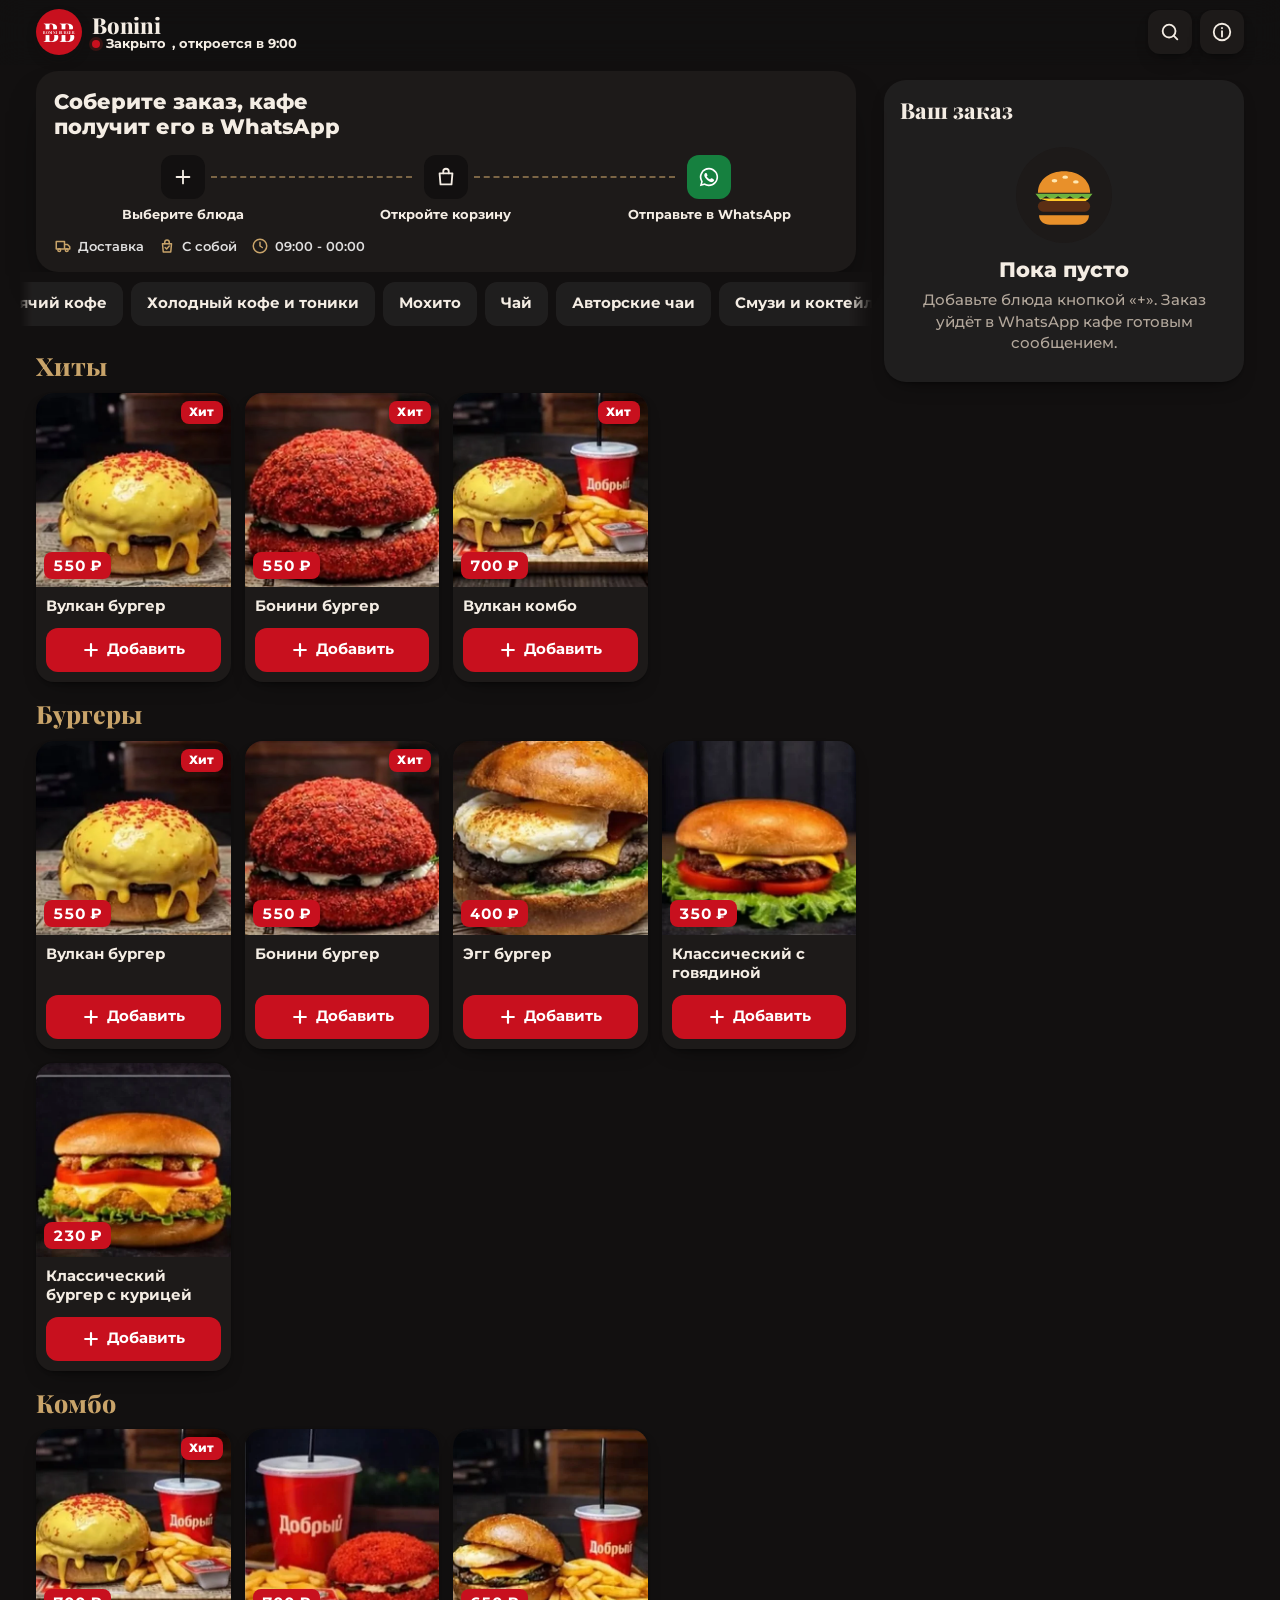
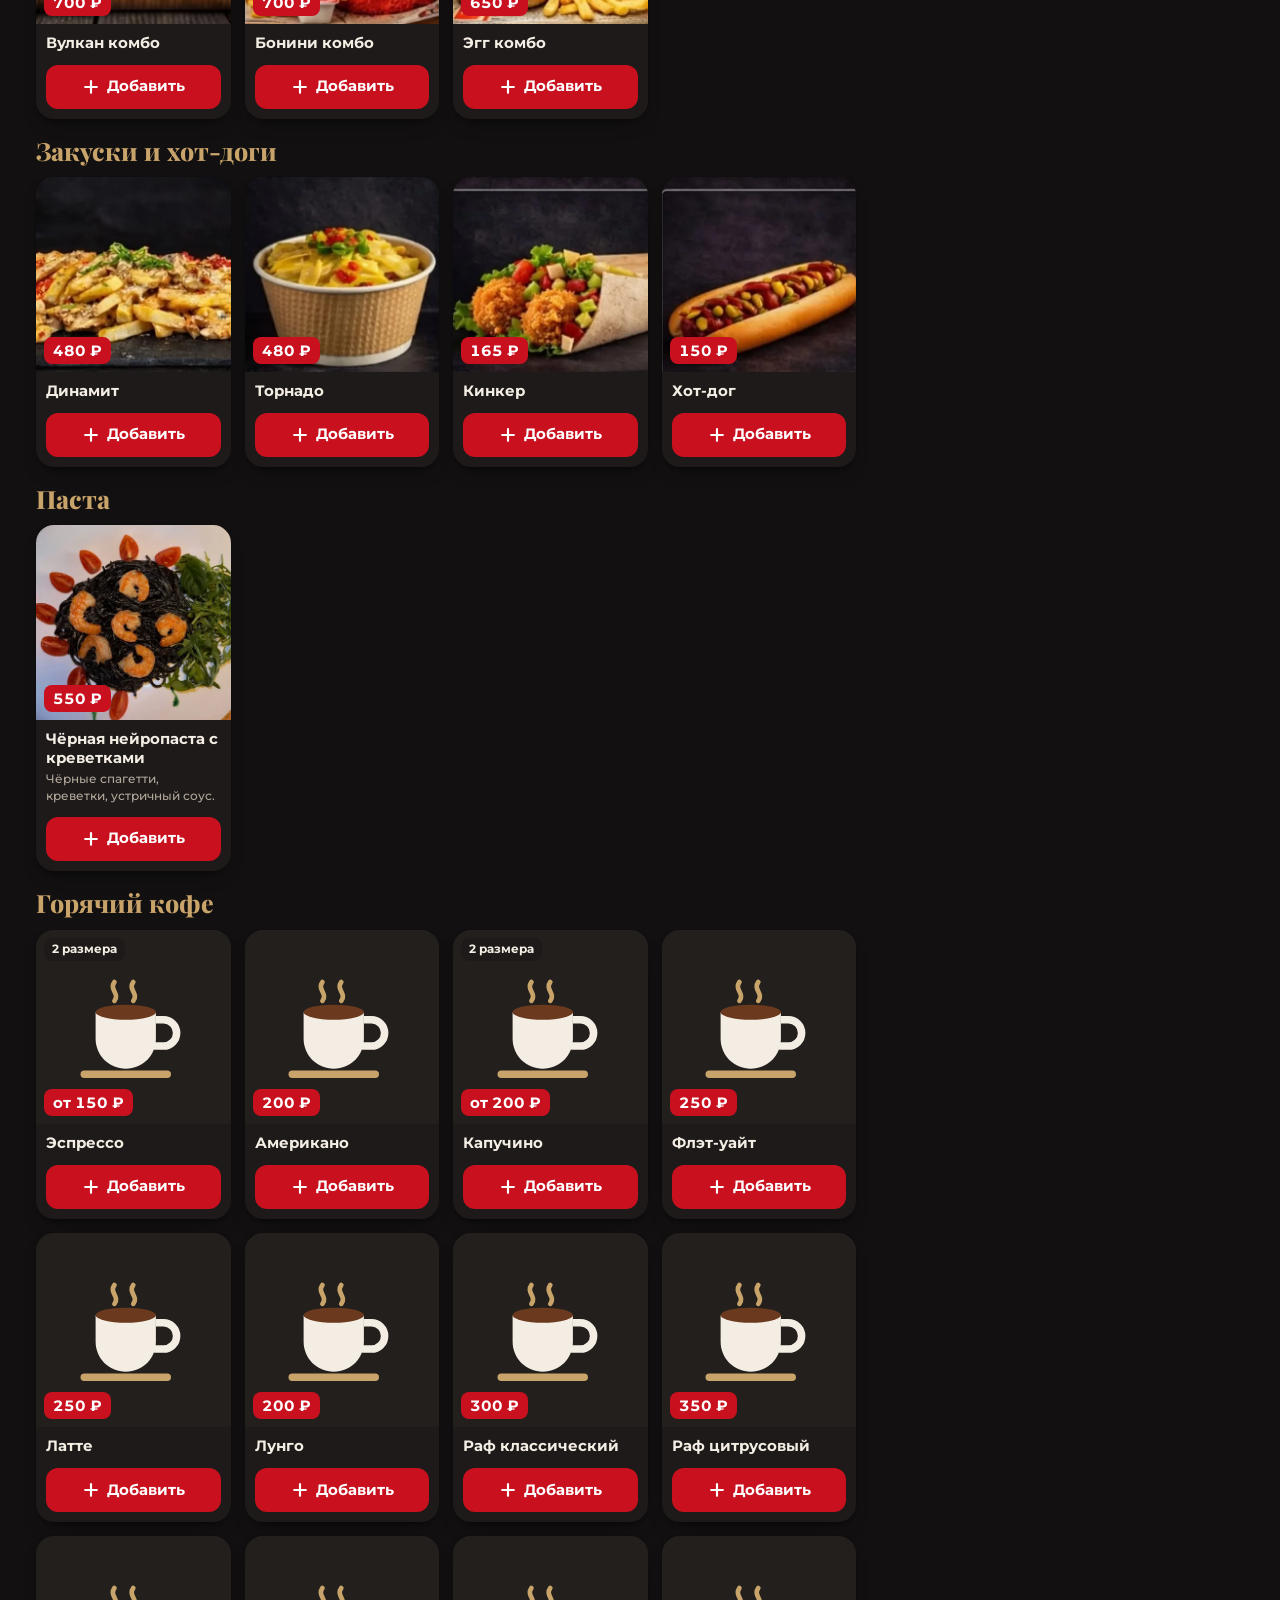
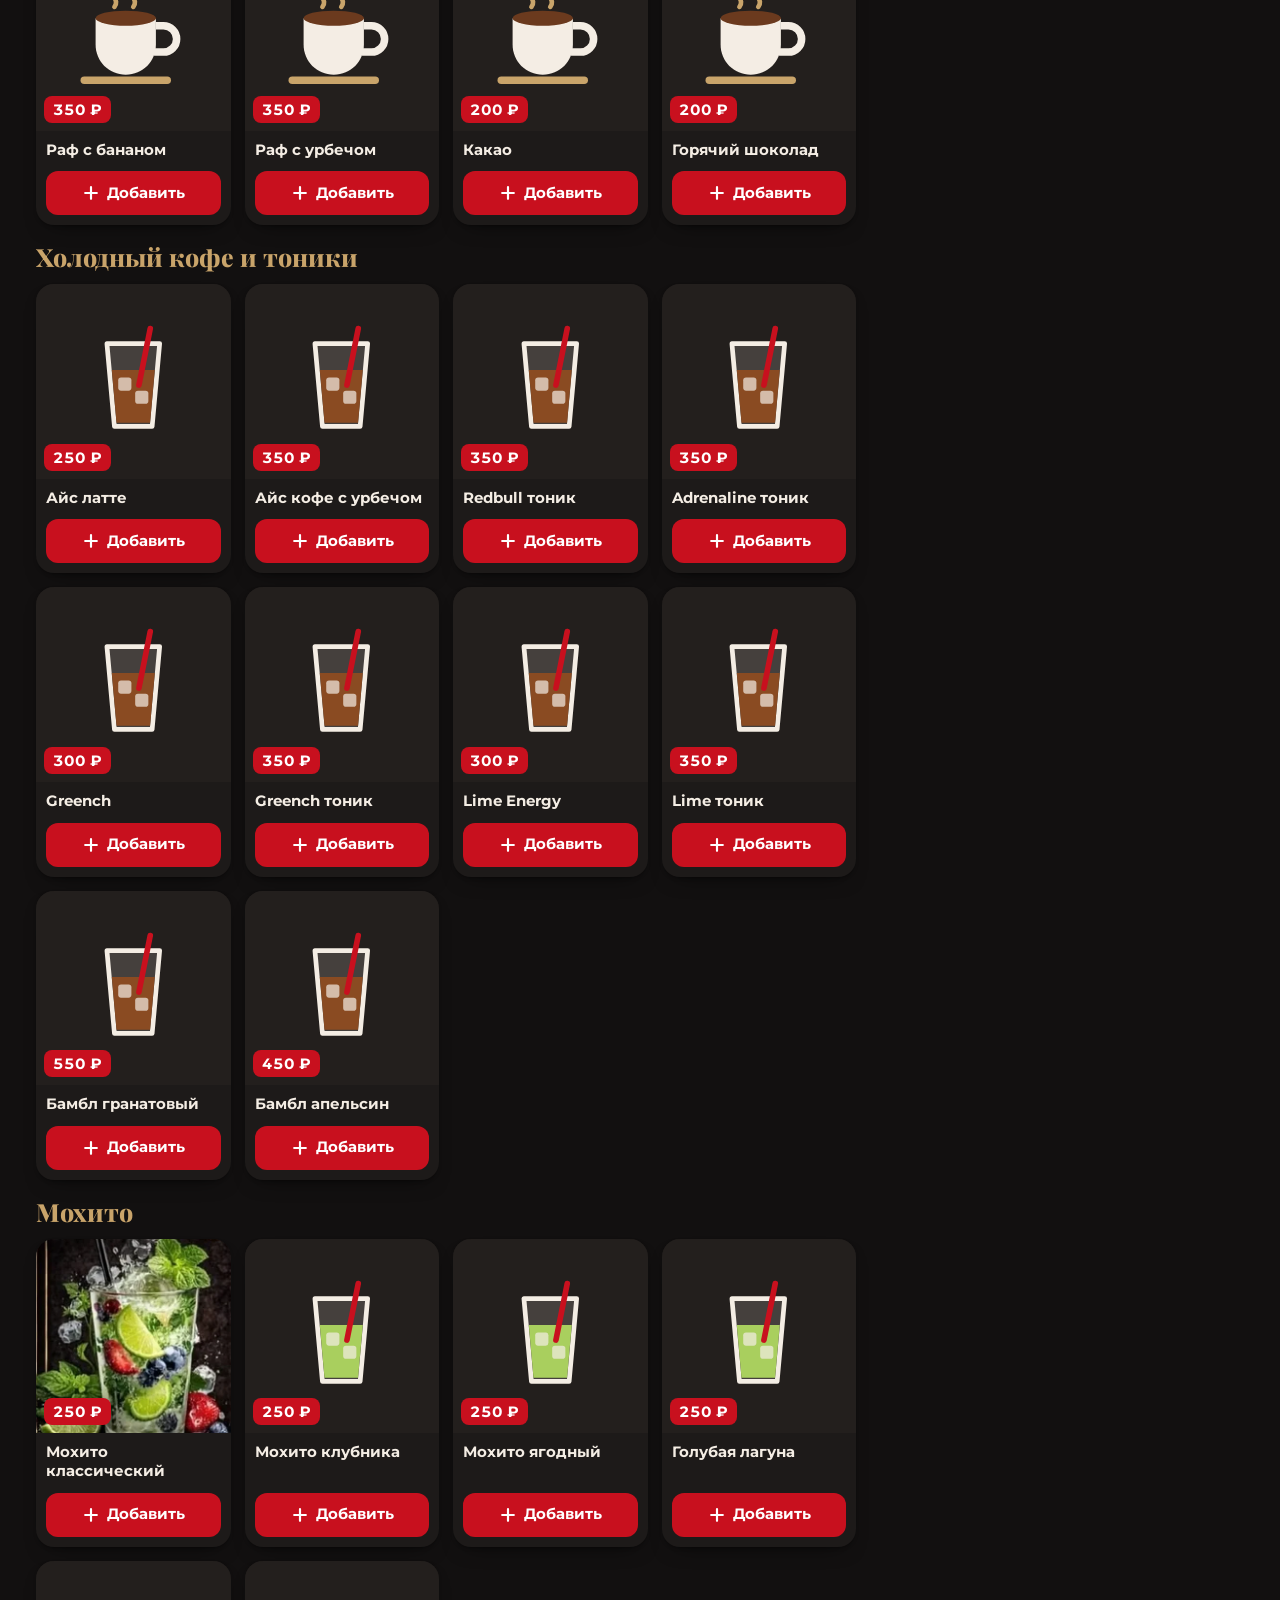
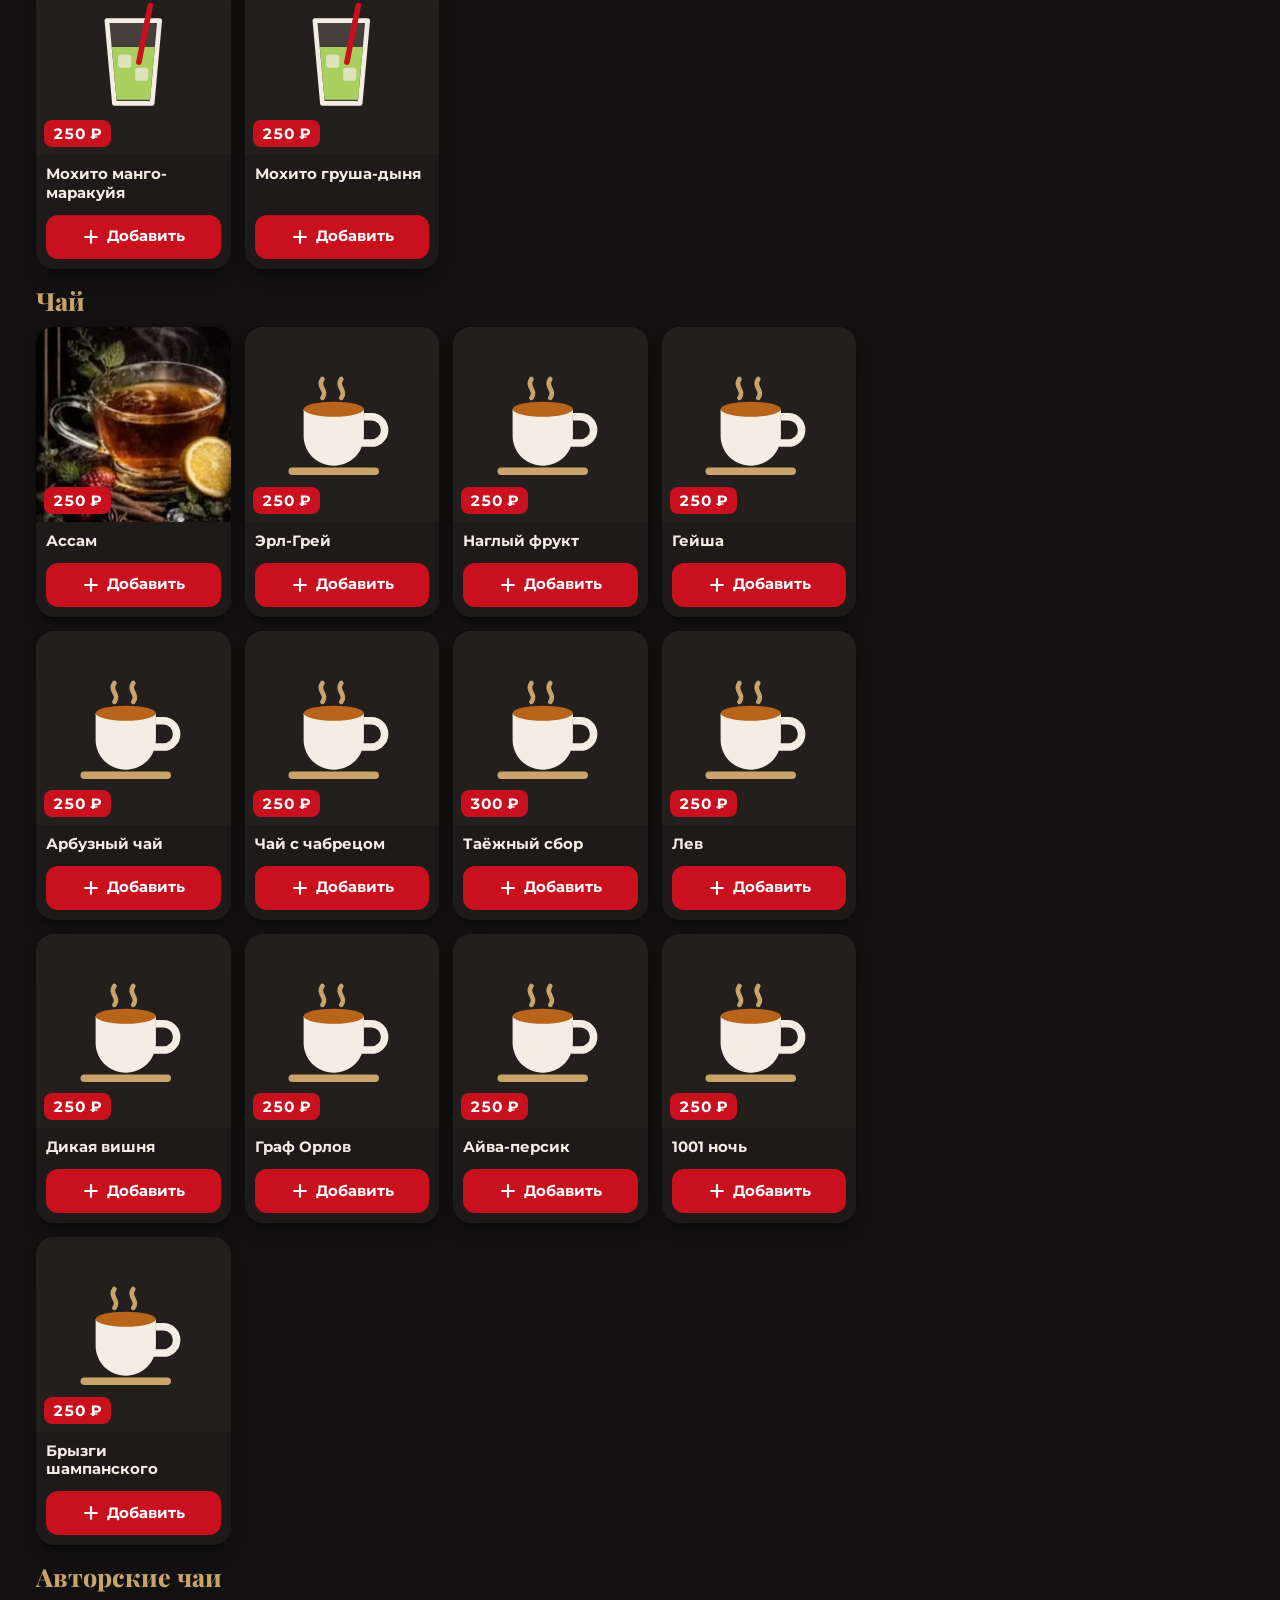
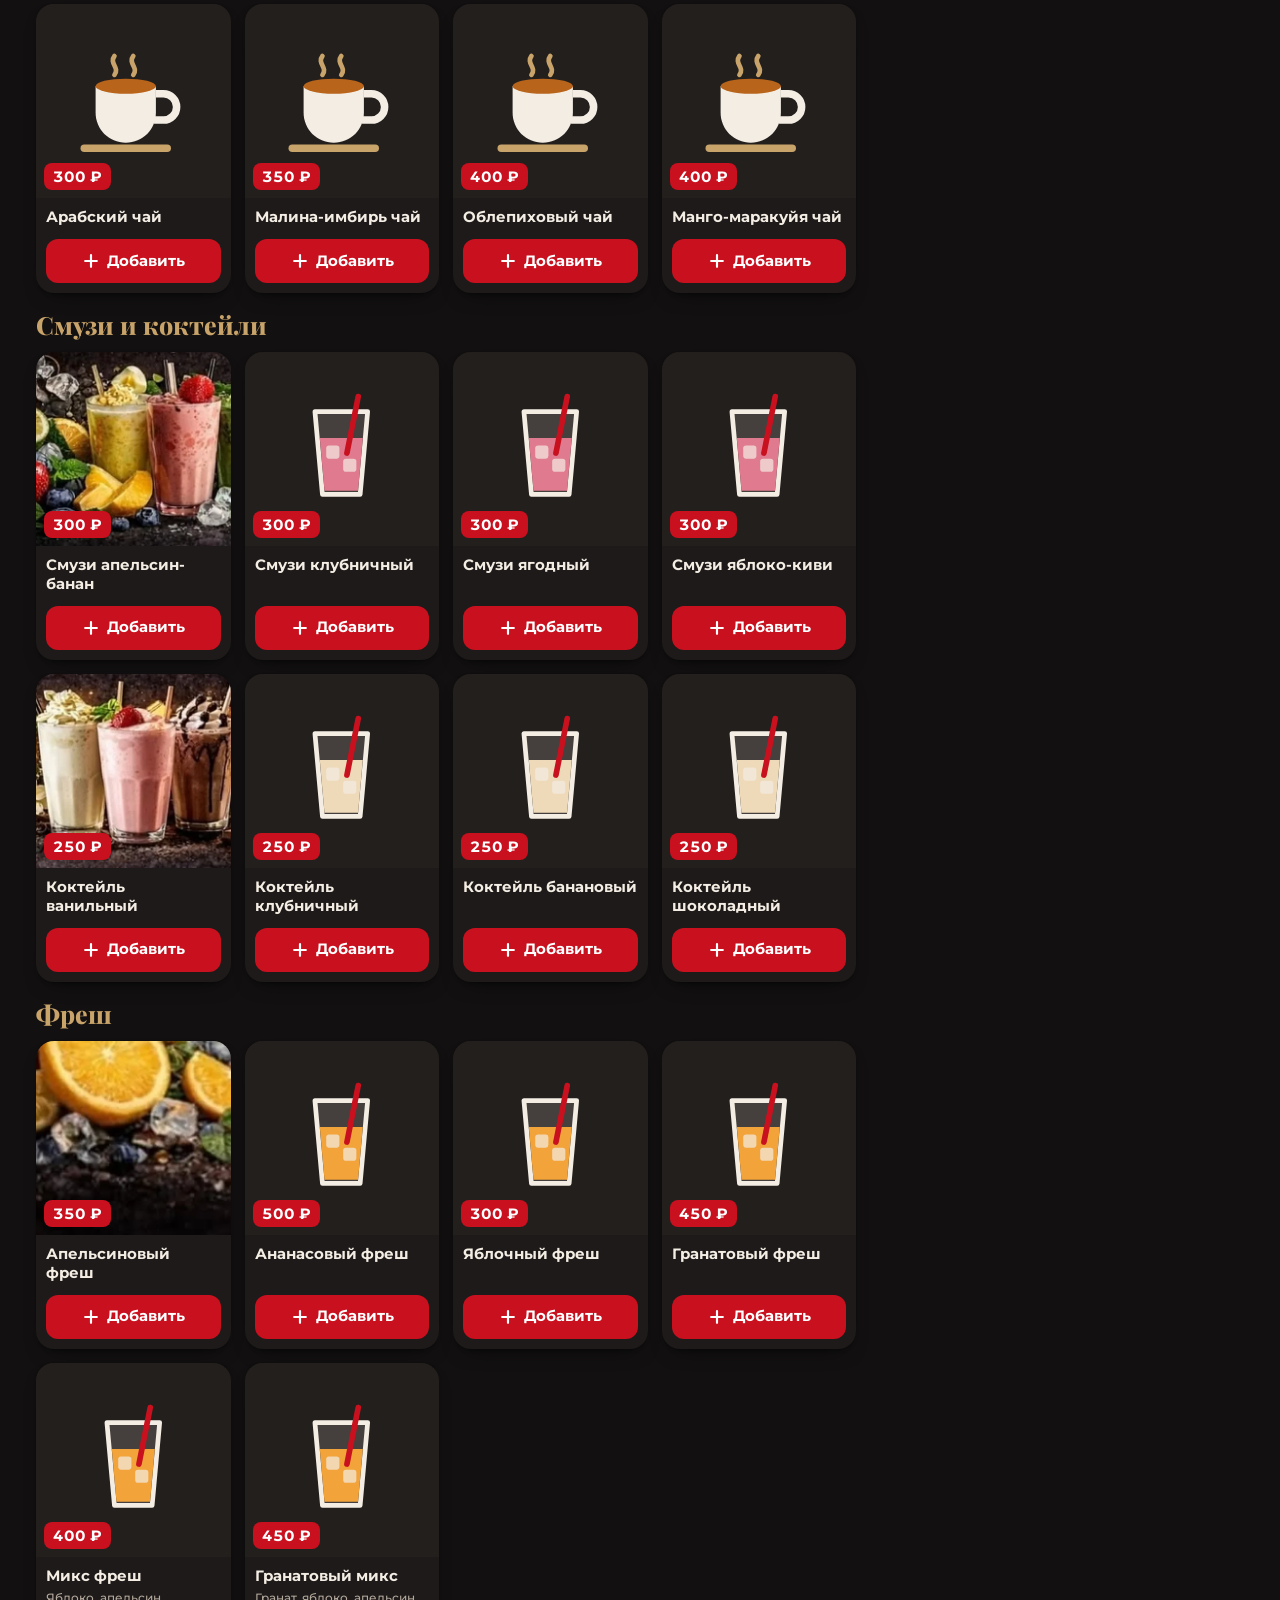
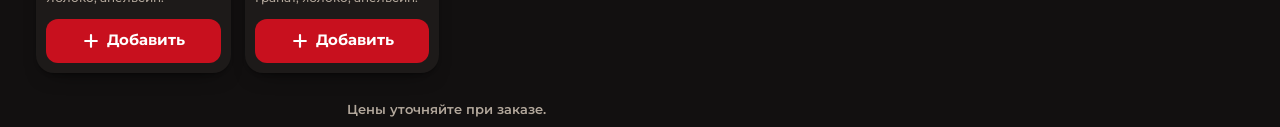
<file: index.html>
<!doctype html>
<html lang="ru">
<head>
  <meta charset="utf-8">
  <meta name="viewport" content="width=device-width, initial-scale=1, viewport-fit=cover">
  <title>Bonini Burger · Меню и заказ в WhatsApp</title>
  <meta name="robots" content="noindex">
  <meta name="description" content="Меню Bonini Burger в Урус-Мартане: дубайские бургеры, комбо, кофе, мохито и фреш. Соберите заказ и отправьте его в WhatsApp кафе.">
  <meta name="theme-color" content="#121010">

  <meta property="og:type" content="website">
  <meta property="og:locale" content="ru_RU">
  <meta property="og:site_name" content="Bonini Burger">
  <meta property="og:title" content="Bonini Burger · Меню и заказ в WhatsApp">
  <meta property="og:description" content="Дубайские бургеры, комбо, кофе и мохито. Соберите заказ и отправьте его в WhatsApp кафе.">
  <meta property="og:url" content="https://xasi88.github.io/bonini/">
  <meta property="og:image" content="https://xasi88.github.io/bonini/img/og.jpg">
  <meta property="og:image:width" content="1200">
  <meta property="og:image:height" content="630">
  <meta property="og:image:alt" content="Bonini Burger. Меню и заказ в WhatsApp">
  <meta name="twitter:card" content="summary_large_image">
  <meta name="twitter:image" content="https://xasi88.github.io/bonini/img/og.jpg">

  <link rel="icon" href="img/favicon.png" type="image/png">
  <link rel="apple-touch-icon" href="img/icon-180.png">
  <link rel="manifest" href="manifest.webmanifest">
  <meta name="apple-mobile-web-app-capable" content="yes">
  <meta name="mobile-web-app-capable" content="yes">
  <meta name="apple-mobile-web-app-title" content="Bonini">
  <meta name="apple-mobile-web-app-status-bar-style" content="black">

  <!-- Правки админки: запрос к базе уходит сразу, пока грузится страница -->
  <script src="js/live.js?v=32869f3a" data-early></script>
  <link rel="preconnect" href="https://fonts.googleapis.com">
  <link rel="preconnect" href="https://fonts.gstatic.com" crossorigin>
  <link href="https://fonts.googleapis.com/css2?family=Playfair+Display:wght@700;800&family=Montserrat:wght@500;600;700;800&display=swap" rel="stylesheet">
  <link rel="stylesheet" href="css/base.css?v=32869f3a">
  <link rel="stylesheet" href="css/menu.css?v=32869f3a">
  <link rel="stylesheet" href="css/views.css?v=32869f3a">
</head>
<body>
  <header class="appbar">
    <div class="appbar-in">
      <a class="brand" href="#menu" aria-label="Bonini Burger, меню">
        <span class="brand-mark" id="brandMark"></span>
        <span class="brand-text"><b>Bonini</b><span class="status" id="status"></span></span>
      </a>
      <nav class="tools" aria-label="Разделы">
        <a class="tool" href="#search" data-go="search" aria-label="Поиск блюда"><svg class="i" viewBox="0 0 24 24" aria-hidden="true"><circle cx="11" cy="11" r="7"/><path d="m20 20-4-4"/></svg></a>
        <a class="tool" href="#cafe" data-go="cafe" aria-label="О кафе: адрес и телефон"><svg class="i" viewBox="0 0 24 24" aria-hidden="true"><circle cx="12" cy="12" r="9"/><path d="M12 11v6M12 7.5v.5"/></svg></a>
      </nav>
    </div>
  </header>

  <main class="app">
    <section class="view" id="view-menu" data-view="menu" aria-label="Меню">
      <div class="menu-layout">
        <div class="menu-main">
          <div class="intro" id="intro"></div>
          <nav class="chips" id="chips" aria-label="Разделы меню"><div class="chips-track" id="chipsTrack"><span class="chips-pill" id="chipsPill"></span></div></nav>
          <div id="groups"></div>
          <p class="demo-note" id="demoNote">Цены уточняйте при заказе.</p>
        </div>
        <aside class="side-order" id="sideOrder" aria-label="Ваш заказ"></aside>
      </div>
    </section>

    <section class="view" id="view-search" data-view="search" aria-label="Поиск" hidden>
      <div class="page">
        <a class="back" href="#menu"><svg class="i" viewBox="0 0 24 24" aria-hidden="true"><path d="M15 6l-6 6 6 6"/></svg>Меню</a>
        <h1 class="page-title">Поиск</h1>
        <label class="searchbox">
          <svg class="i" viewBox="0 0 24 24" aria-hidden="true"><circle cx="11" cy="11" r="7"/><path d="m20 20-4-4"/></svg>
          <input id="q" type="search" placeholder="Пицца, ролл, шаурма…" autocomplete="off" enterkeyhint="search" aria-label="Найти блюдо">
          <button type="button" class="clear" id="qClear" aria-label="Очистить" hidden>×</button>
        </label>
        <div class="quick" id="quick"></div>
        <div class="results" id="results"></div>
      </div>
    </section>

    <section class="view" id="view-order" data-view="order" aria-label="Заказ" hidden>
      <div class="page" id="orderPage"></div>
    </section>

    <section class="view" id="view-cafe" data-view="cafe" aria-label="О кафе" hidden>
      <div class="page" id="cafePage"></div>
    </section>
  </main>

  <a class="cartbar" id="cartbar" href="#order" aria-label="Открыть корзину">
    <span class="cb-bag" id="cartbarBag"><svg class="i" viewBox="0 0 24 24" aria-hidden="true"><path d="M5 8h14l-1 12H6z"/><path d="M9 8V6a3 3 0 0 1 6 0v2"/></svg><i id="cartbarCount">0</i></span>
    <span class="cb-text">Корзина<b class="cb-sum" id="cartbarSum">0 ₽</b></span>
    <span class="cb-go">Оформить<svg class="i" viewBox="0 0 24 24" aria-hidden="true"><path d="m9 6 6 6-6 6"/></svg></span>
  </a>

  <div class="sheet" id="sheet" aria-hidden="true">
    <div class="sheet-bg" data-close></div>
    <article class="sheet-card" role="dialog" aria-modal="true" aria-labelledby="dName" tabindex="-1">
      <button class="sheet-x" type="button" data-close aria-label="Закрыть">
        <svg class="i" viewBox="0 0 24 24" aria-hidden="true"><path d="M6 6l12 12M18 6 6 18"/></svg>
      </button>
      <div class="d-art" id="dArt"></div>
      <div class="d-body">
        <p class="d-meta" id="dMeta"></p>
        <h2 class="d-name" id="dName"></h2>
        <p class="d-desc" id="dDesc"></p>
        <div class="d-opts" id="dOpts" role="group" aria-label="Размер" hidden></div>
        <div class="d-buy"><b class="d-price" id="dPrice"></b><div id="dCtl"></div></div>
      </div>
    </article>
  </div>

  <div class="toast" id="toast" role="status" aria-live="polite"></div>
  <span class="flyer" id="flyer" aria-hidden="true"></span>

  <script src="data/menu.js?v=32869f3a"></script>
  <!-- boot.js ждёт правки админки из базы (js/live.js в head) и потом подключает остальной код меню -->
  <script src="js/boot.js?v=32869f3a"></script>
</body>
</html>
</file>
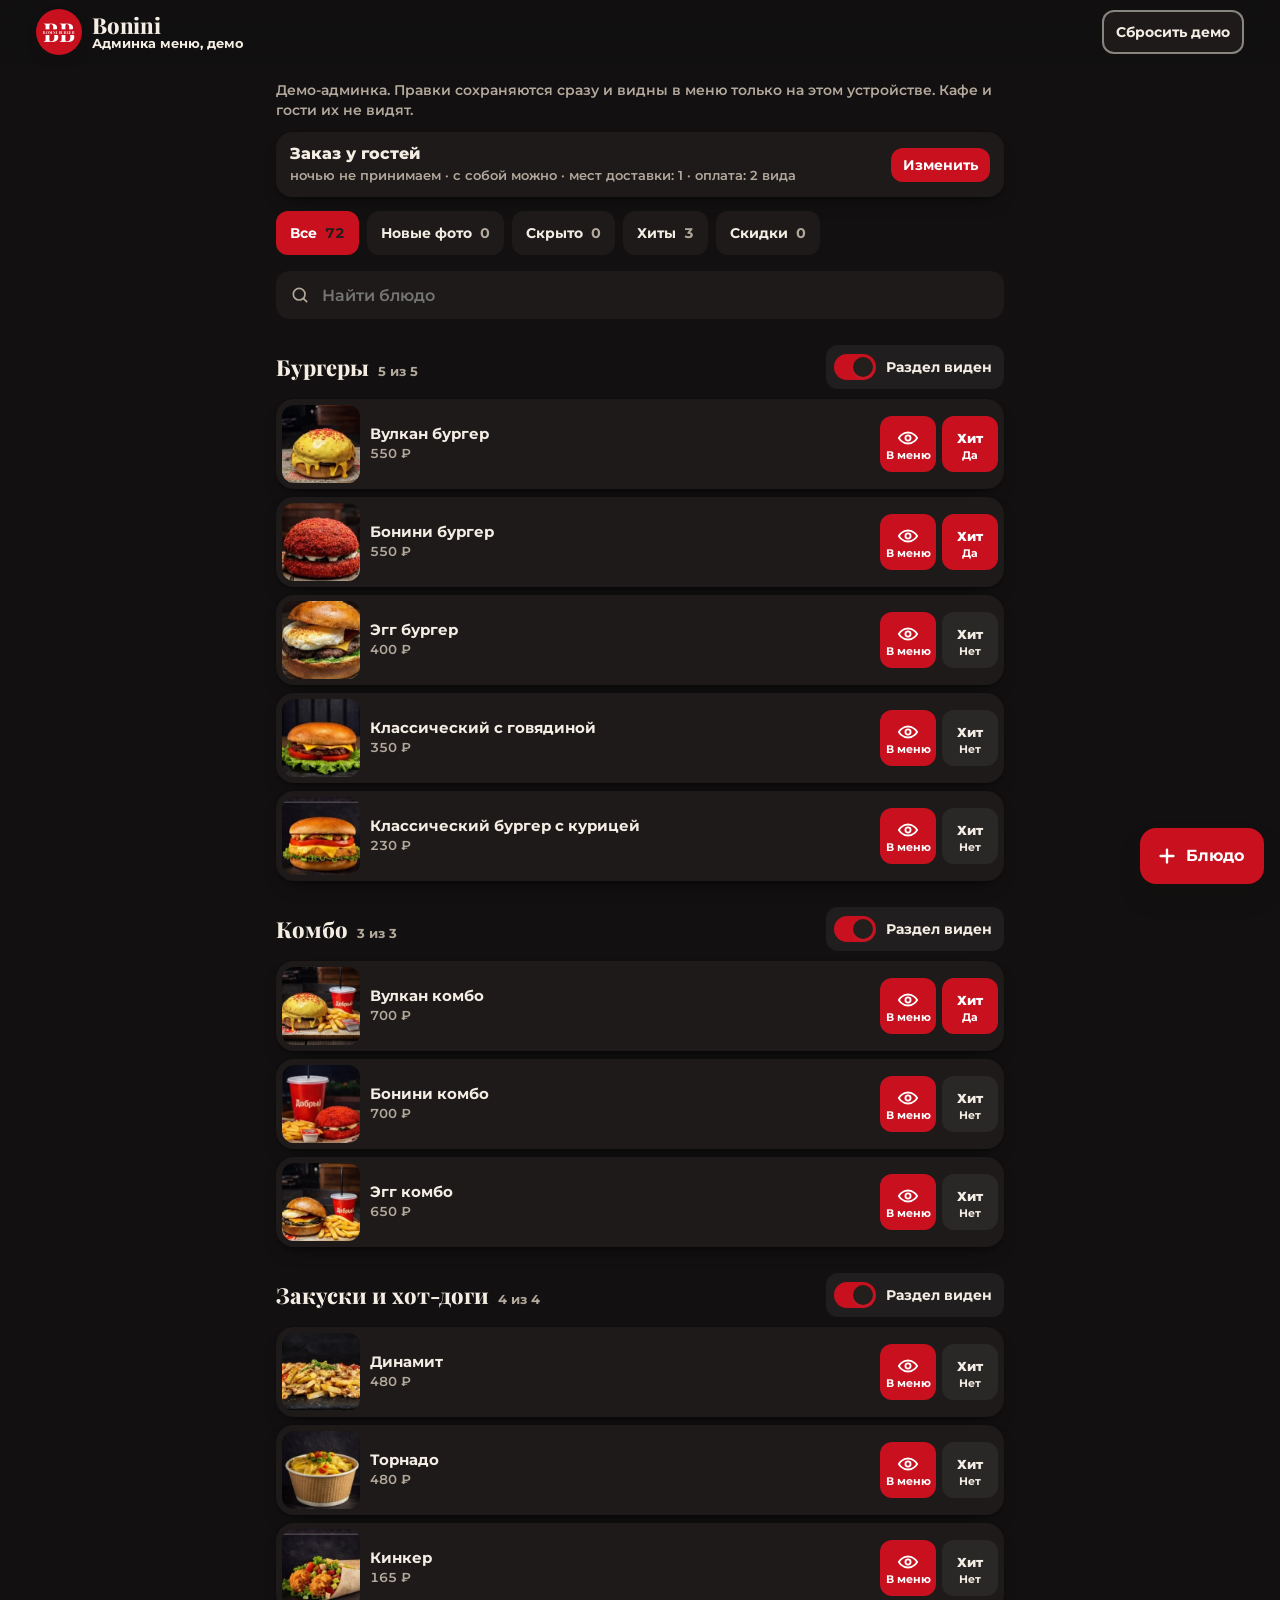
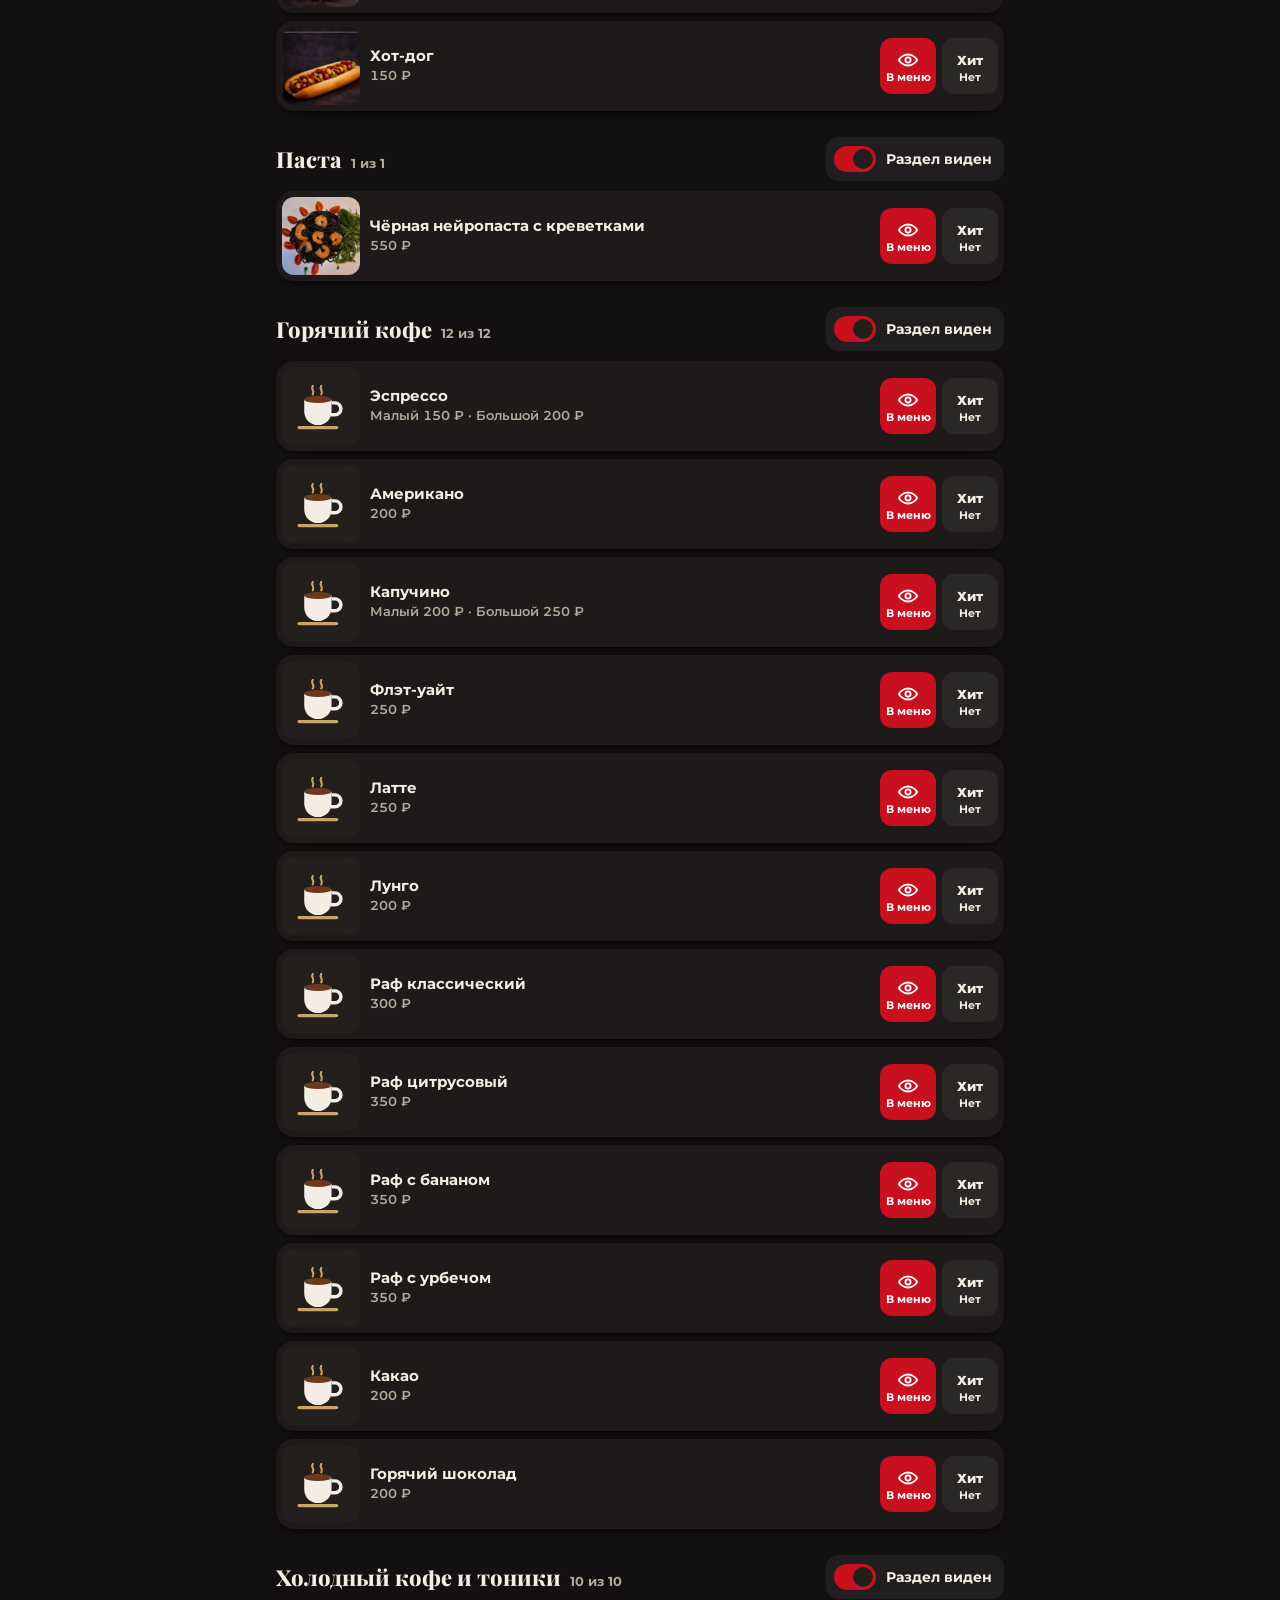
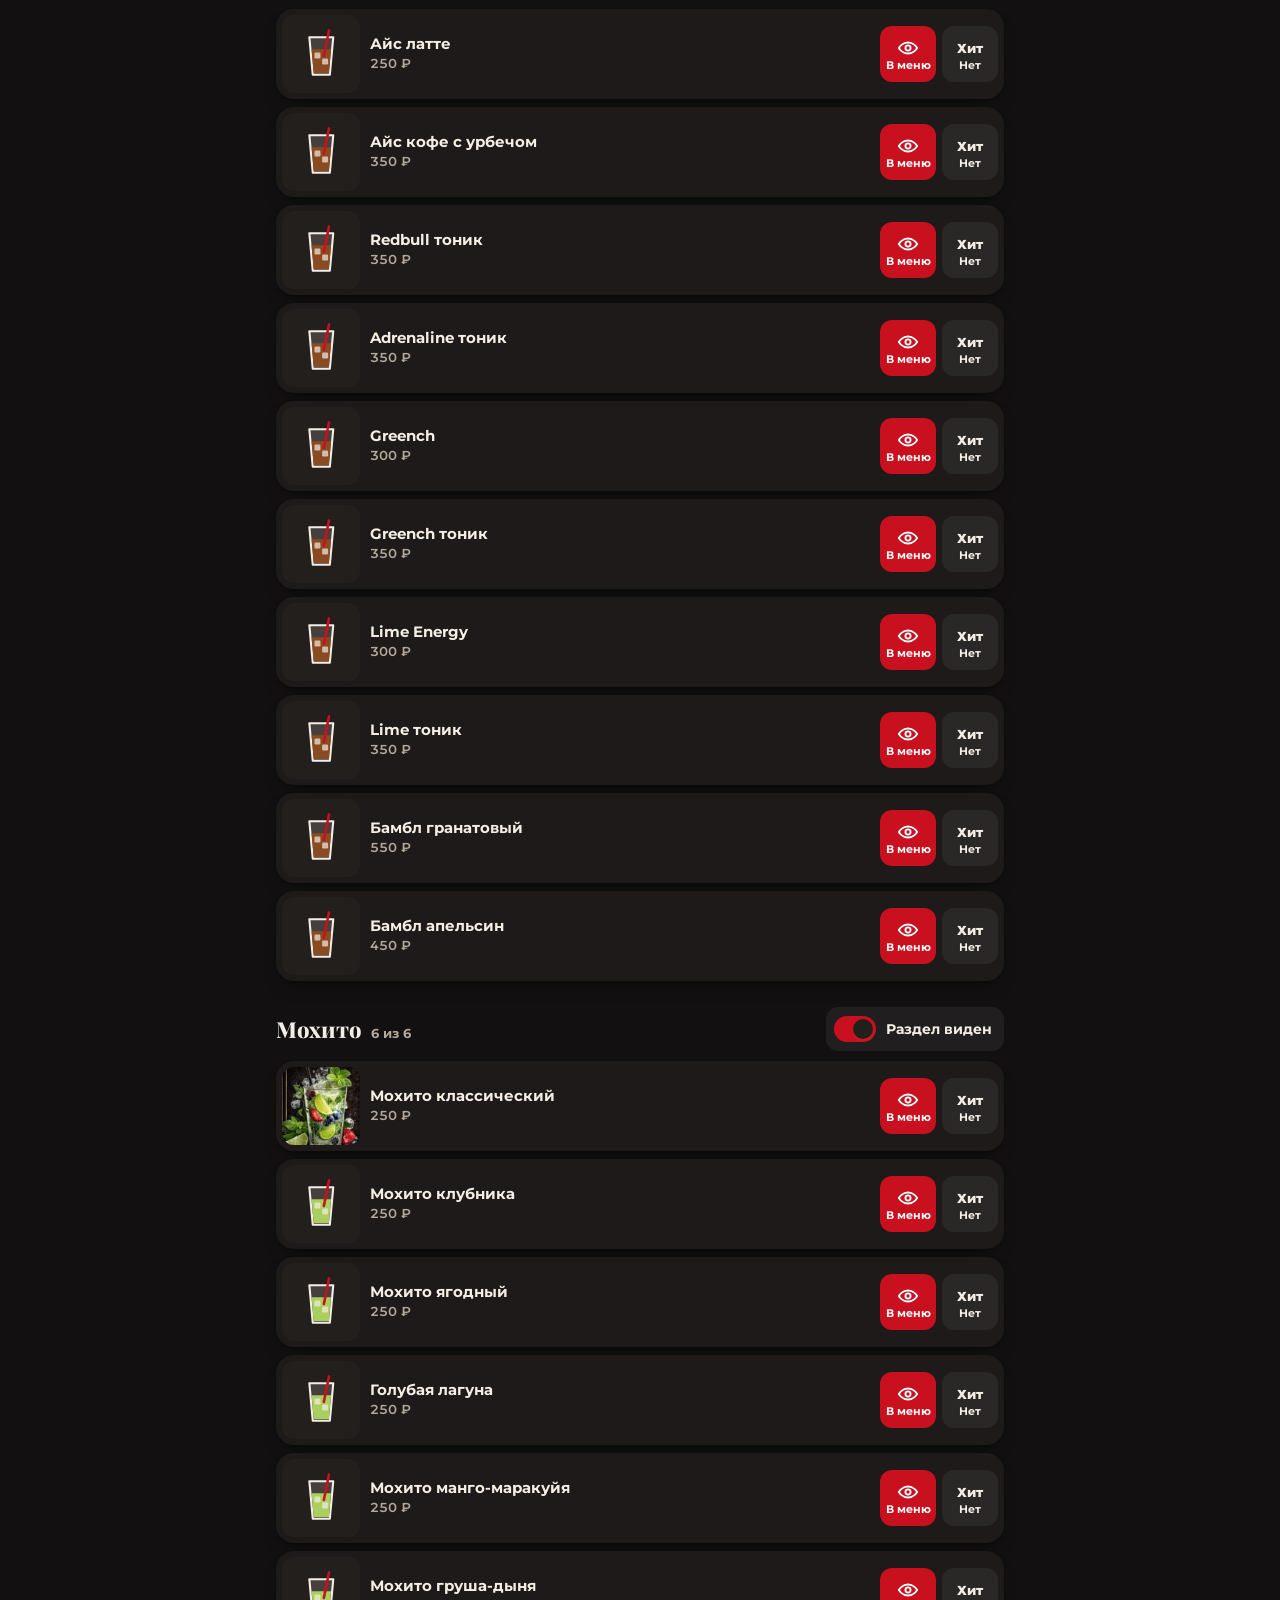
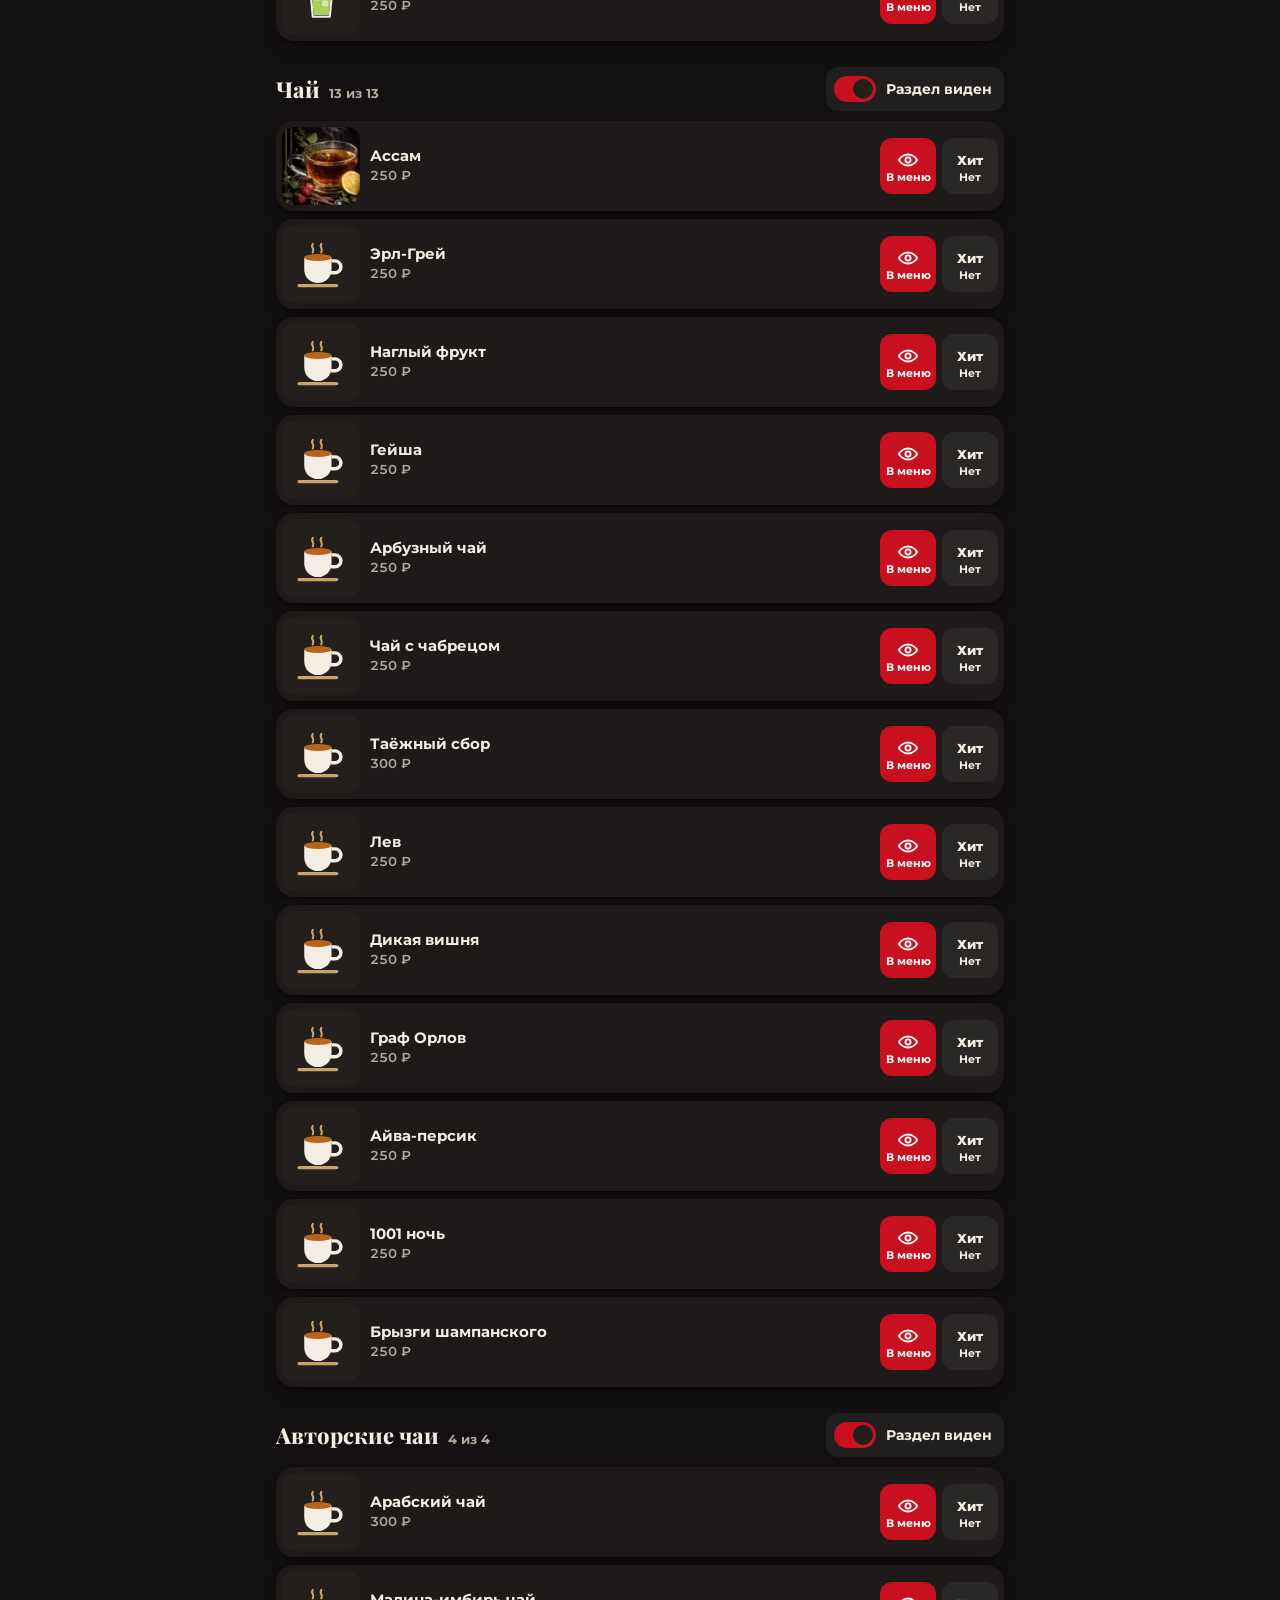
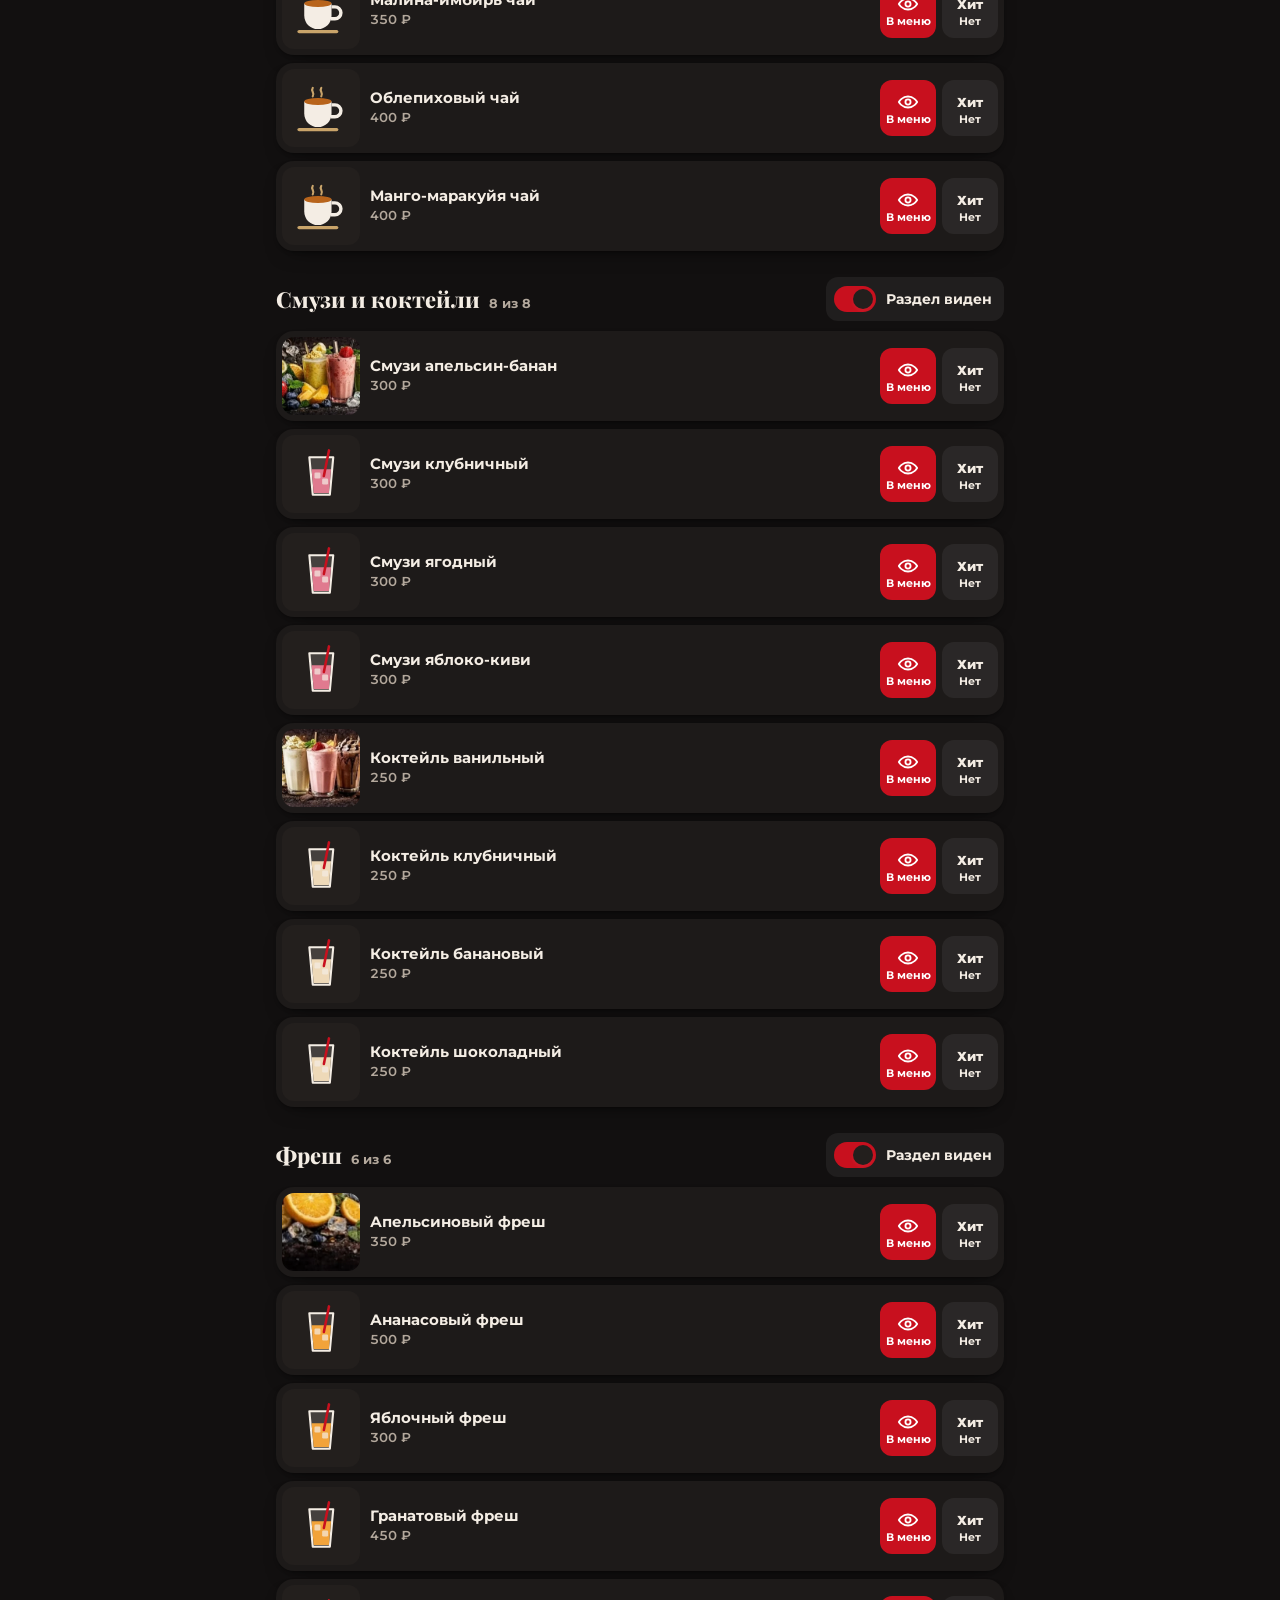
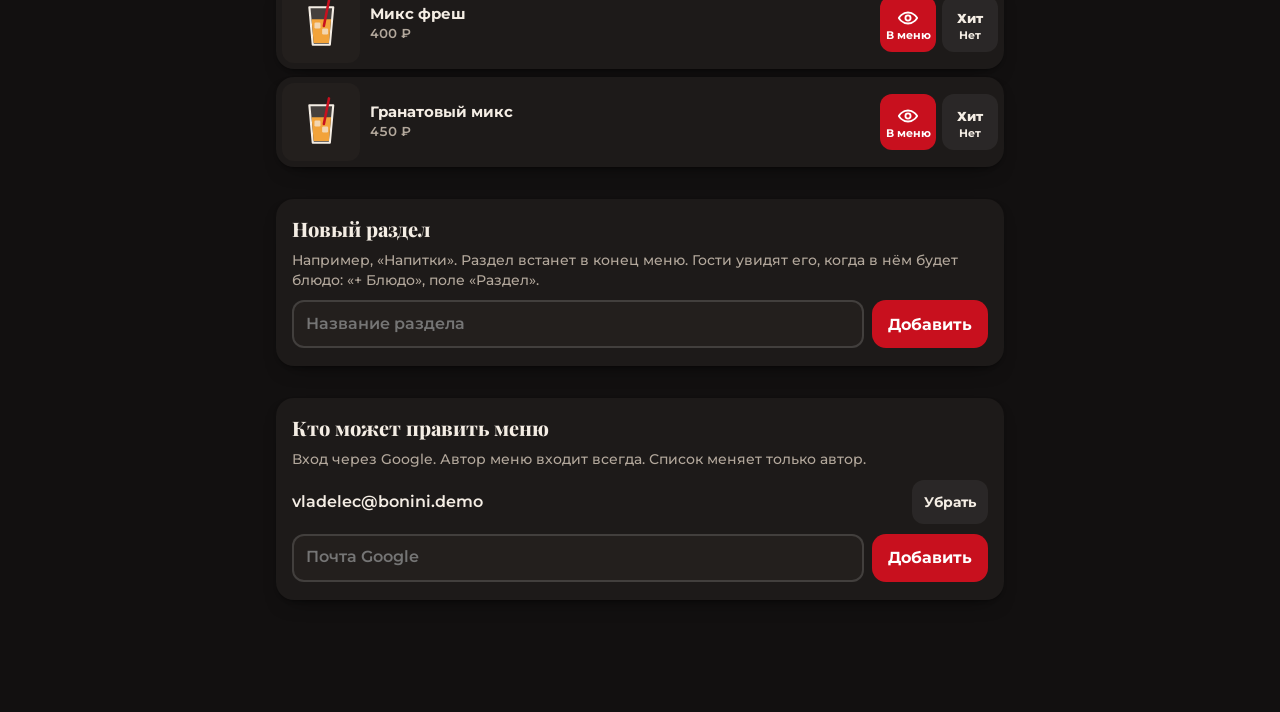
<file: admin/index.html>
<!doctype html>
<html lang="ru">
<head>
  <meta charset="utf-8">
  <meta name="viewport" content="width=device-width, initial-scale=1, viewport-fit=cover">
  <title>Админка · Bonini</title>
  <meta name="robots" content="noindex, nofollow">
  <meta name="theme-color" content="#121010">
  <link rel="icon" href="../img/favicon.png" type="image/png">
  <link rel="preconnect" href="https://fonts.googleapis.com">
  <link rel="preconnect" href="https://fonts.gstatic.com" crossorigin>
  <link href="https://fonts.googleapis.com/css2?family=Playfair+Display:wght@700;800&family=Montserrat:wght@500;600;700;800&display=swap" rel="stylesheet">
  <link rel="stylesheet" href="../css/base.css?v=32869f3a">
  <link rel="stylesheet" href="admin.css?v=32869f3a">
</head>
<body class="ad">
  <header class="appbar">
    <div class="appbar-in">
      <a class="brand" href="../" aria-label="Открыть меню для гостей">
        <span class="brand-mark" id="adMark"></span>
        <span class="brand-text"><b>Bonini</b><span class="ad-sub">Админка меню, демо</span></span>
      </a>
      <button class="ad-out" id="adOut" type="button" hidden>Выйти</button>
    </div>
  </header>

  <main class="ad-main" id="adMain" aria-live="polite">
    <p class="ad-wait">Загружаю…</p>
  </main>

  <button class="ad-add" id="adAdd" type="button" hidden>
    <svg class="i" viewBox="0 0 24 24" aria-hidden="true"><path d="M12 5v14M5 12h14"/></svg>Блюдо
  </button>

  <div class="sheet" id="adSheet" aria-hidden="true">
    <div class="sheet-bg" data-close></div>
    <section class="sheet-card ad-card" role="dialog" aria-modal="true" aria-labelledby="adSheetTitle" tabindex="-1">
      <button class="sheet-x" type="button" data-close aria-label="Закрыть">
        <svg class="i" viewBox="0 0 24 24" aria-hidden="true"><path d="M6 6l12 12M18 6 6 18"/></svg>
      </button>
      <div id="adSheetBody"></div>
    </section>
  </div>

  <div class="toast" id="toast" role="status" aria-live="polite"></div>

  <script src="../data/menu.js?v=32869f3a"></script>
  <script src="../js/live.js?v=32869f3a"></script>
  <script src="../js/icons.js?v=32869f3a"></script>
  <!-- Демо без базы: admin/demo.js. После «да» владельца: admin.js и Firebase -->
  <script type="module" src="demo.js?v=32869f3a"></script>
</body>
</html>
</file>
<file: css/base.css>
/* Основа: цвета и шрифты брендбука, шапка, кнопки, кнопка корзины, окно, подсказка */

:root {
  /* Брендбук Bonini: docs/Брендбук Bonini.md. Тёмная тема от меню кафе: чёрный камень, красный знак BB, золото рамок */
  color-scheme: dark;
  --mustard: #121010; /* Уголь: фон страницы */
  --tile: #231F1D; /* Камень: подложка фото, поля ввода */
  --cream: #1D1A19; /* Графит: карточки, окна */
  --coal: #0B0A0A; /* Сажа: текст на светлом */
  --red: #C8101E; /* Красный Bonini: знак, кнопки, ценник, «Хит» */
  --accent: var(--red);
  --gold: #C9A46A; /* Золото: заголовки разделов, фокус, линии */
  --ink: #F4EDE4; /* Слоновая кость: текст */
  --ink-soft: rgba(244, 237, 228, 0.5);
  --tobacco: #B3A89C; /* Пепел: состав, подсказки */
  --wa: #16803F;
  --wa-dark: #116633;
  --veil: rgba(255, 255, 255, 0.06);
  --edge: rgba(255, 255, 255, 0.14);
  --line: rgba(255, 255, 255, 0.08);
  --shadow: 0 10px 22px -14px rgba(0, 0, 0, 0.8), 0 2px 4px -2px rgba(0, 0, 0, 0.5);
  --shadow-lift: 0 22px 40px -18px rgba(0, 0, 0, 0.85);
  --head: "Playfair Display", Georgia, serif;
  --body: "Montserrat", system-ui, -apple-system, "Segoe UI", sans-serif;
  --ease: cubic-bezier(0.22, 1, 0.36, 1);
  --spring: cubic-bezier(0.34, 1.45, 0.64, 1);
  --appbar-h: 64px;
  --safe-b: env(safe-area-inset-bottom, 0px);
  --wrap: 1240px;
}

* { box-sizing: border-box; }
html { -webkit-text-size-adjust: 100%; scroll-padding-top: calc(var(--appbar-h) + 72px); background: var(--mustard); }
body {
  margin: 0; min-height: 100svh; background: var(--mustard); color: var(--ink);
  font: 500 16px/1.45 var(--body);
  overflow-x: hidden; -webkit-tap-highlight-color: transparent; -webkit-font-smoothing: antialiased;
}
body.has-cart { padding-bottom: calc(88px + var(--safe-b)); }
button, input { font: inherit; color: inherit; }
button { cursor: pointer; }
a { color: inherit; }
svg { display: block; }
svg.i { fill: none; stroke: currentColor; stroke-width: 2; stroke-linecap: round; stroke-linejoin: round; }
h1, h2, h3, p { margin: 0; overflow-wrap: break-word; }
[hidden] { display: none !important; }
:focus-visible { outline: 3px solid var(--gold); outline-offset: 2px; border-radius: 10px; }

/* Шапка: знак кафе, имя, открыто ли сейчас, поиск и «о кафе» */
.appbar {
  position: sticky; top: 0; z-index: 30; height: var(--appbar-h);
  padding-top: env(safe-area-inset-top, 0px); box-sizing: content-box;
  background: rgba(18, 16, 16, 0.88); backdrop-filter: blur(14px) saturate(1.4); -webkit-backdrop-filter: blur(14px) saturate(1.4);
  border-bottom: 1px solid transparent; transition: border-color 0.3s;
}
.appbar.scrolled { border-bottom-color: var(--line); }
.appbar-in { height: 100%; max-width: var(--wrap); margin: 0 auto; padding: 0 16px; display: flex; align-items: center; gap: 12px; }
.brand { display: flex; align-items: center; gap: 10px; text-decoration: none; min-width: 0; margin-right: auto; }
.brand-mark { flex: none; width: 46px; height: 46px; border-radius: 50%; box-shadow: 0 6px 14px -6px rgba(20, 18, 16, 0.6); transition: transform 0.5s var(--spring); }
.brand:active .brand-mark { transform: rotate(-12deg) scale(0.94); }
.brand-mark svg { width: 100%; height: 100%; }
.brand-text { display: grid; line-height: 1.1; min-width: 0; }
.brand-text b { font: 800 22px/1.05 var(--head); color: var(--ink); letter-spacing: -0.01em; }
.status { display: inline-flex; align-items: center; gap: 6px; font-size: 12.5px; font-weight: 700; color: var(--ink); white-space: nowrap; }
.status::before { content: ""; width: 8px; height: 8px; border-radius: 50%; background: var(--wa); box-shadow: 0 0 0 3px rgba(22, 128, 63, 0.18); }
.status.closed::before { background: var(--red); box-shadow: 0 0 0 3px rgba(222, 41, 35, 0.18); }
.tools { display: flex; gap: 8px; }
.tool {
  width: 44px; height: 44px; border-radius: 12px; display: grid; place-items: center;
  background: var(--cream); color: var(--ink); text-decoration: none; box-shadow: var(--shadow);
  transition: transform 0.4s var(--spring), background 0.2s;
}
.tool svg { width: 22px; height: 22px; }
.tool:active { transform: scale(0.9); }
.tool.on { background: var(--accent); color: #fff; }

/* Кнопки: прямоугольник со скруглением, как ценник */
.btn {
  display: inline-flex; align-items: center; justify-content: center; gap: 10px;
  min-height: 52px; padding: 0 22px; border: 0; border-radius: 14px;
  font: 700 16px/1.2 var(--body); text-decoration: none; text-align: center;
  transition: transform 0.4s var(--spring), background 0.2s, box-shadow 0.2s;
}
.btn svg { width: 22px; height: 22px; flex: none; }
.btn:active { transform: scale(0.96); }
.btn-main { background: var(--accent); color: #fff; }
.btn-wa { background: var(--wa); color: #fff; box-shadow: 0 12px 24px -12px rgba(17, 102, 51, 0.8); }
.btn-wa:hover { background: var(--wa-dark); }
.btn-soft { background: var(--cream); color: var(--ink); box-shadow: inset 0 0 0 2px var(--ink-soft); }
.btn-wide { width: 100%; }

/* Кнопка корзины внизу: появляется с первым блюдом */
.cartbar {
  position: fixed; z-index: 40; left: 12px; right: 12px; bottom: calc(12px + var(--safe-b));
  max-width: 560px; margin: 0 auto; min-height: 64px; padding: 8px 8px 8px 10px;
  display: flex; align-items: center; gap: 10px;
  background: var(--accent); color: #fff; border-radius: 18px; text-decoration: none;
  box-shadow: 0 18px 36px -14px rgba(20, 18, 16, 0.75);
  transform: translateY(calc(100% + 40px)); transition: transform 0.6s var(--spring);
}
.cartbar.show { transform: none; }
.cartbar.bump { animation: bump 0.45s var(--spring); }
.cartbar:active { transform: scale(0.98); }
body[data-view="order"] .cartbar { display: none; }
body[data-view="order"].has-cart { padding-bottom: 0; }
.cb-bag { position: relative; flex: none; width: 46px; height: 46px; border-radius: 12px; background: var(--mustard); color: var(--ink); display: grid; place-items: center; }
.cb-bag svg { width: 24px; height: 24px; }
.cb-bag i {
  position: absolute; top: -6px; right: -6px; min-width: 22px; height: 22px; padding: 0 6px; border-radius: 11px;
  background: var(--gold); color: var(--coal); font: 800 12.5px/22px var(--body); font-style: normal; text-align: center;
  box-shadow: 0 0 0 2px var(--accent);
}
.cb-text { display: grid; gap: 3px; margin-right: auto; font-weight: 600; font-size: 12.5px; line-height: 1; color: rgba(255, 255, 255, 0.86); }
.cb-sum { font: 800 19px/1 var(--body); color: #fff; white-space: nowrap; font-variant-numeric: tabular-nums; }
.cb-go {
  flex: none; display: inline-flex; align-items: center; gap: 2px; height: 48px; padding: 0 8px 0 16px; border-radius: 12px;
  background: var(--mustard); color: var(--ink); font-weight: 800; font-size: 15px;
}
.cb-go svg { width: 20px; height: 20px; stroke-width: 2.6; }
@keyframes bump { 0% { transform: scale(1); } 35% { transform: scale(1.045); } 100% { transform: scale(1); } }

/* Самый узкий телефон (320 точек): шапка и кнопка корзины компактнее */
@media (max-width: 359px) {
  .brand-mark { width: 40px; height: 40px; }
  .brand-text b { font-size: 19px; }
  .st-more { display: none; }
  .cartbar { gap: 8px; }
  .cb-bag { width: 42px; height: 42px; }
  .cb-go { padding: 0 4px 0 12px; font-size: 14px; }
}

/* Окно блюда: снизу на телефоне, по центру на большом экране */
.sheet { position: fixed; inset: 0; z-index: 50; visibility: hidden; transition: visibility 0s 0.45s; }
.sheet.open { visibility: visible; transition: none; }
.sheet-bg { position: absolute; inset: 0; background: rgba(20, 18, 16, 0.55); opacity: 0; transition: opacity 0.35s; }
.sheet.open .sheet-bg { opacity: 1; }
.sheet-card {
  position: absolute; left: 0; right: 0; bottom: 0; max-height: 92svh; overflow: auto; overscroll-behavior: contain;
  background: var(--cream); border-radius: 24px 24px 0 0; padding-bottom: var(--safe-b); outline: none;
  transform: translateY(105%); transition: transform 0.5s var(--spring);
}
.sheet.open .sheet-card { transform: none; }
.sheet-x {
  position: absolute; z-index: 2; top: 12px; right: 12px; width: 44px; height: 44px; border: 0; border-radius: 12px;
  background: rgba(29, 26, 25, 0.92); color: var(--ink); display: grid; place-items: center; box-shadow: var(--shadow);
}
.sheet-x svg { width: 22px; height: 22px; }
@media (min-width: 768px) {
  .sheet-card { left: 50%; right: auto; bottom: auto; top: 50%; width: 520px; max-height: 88vh; border-radius: 24px; transform: translate(-50%, -46%) scale(0.96); opacity: 0; transition: transform 0.45s var(--spring), opacity 0.25s; }
  .sheet.open .sheet-card { transform: translate(-50%, -50%); opacity: 1; }
}

/* Подсказка и летящее блюдо */
.toast {
  position: fixed; z-index: 60; left: 50%; bottom: calc(92px + var(--safe-b)); max-width: calc(100% - 32px);
  padding: 12px 16px; border-radius: 12px; background: var(--ink); color: var(--coal); font-weight: 600; font-size: 14.5px;
  transform: translate(-50%, 20px); opacity: 0; pointer-events: none; transition: transform 0.4s var(--spring), opacity 0.25s;
}
.toast.show { transform: translate(-50%, 0); opacity: 1; }
.flyer {
  position: fixed; z-index: 70; top: 0; left: 0; width: 44px; height: 44px; border-radius: 12px; opacity: 0; pointer-events: none;
  background: var(--tile) center / cover no-repeat; box-shadow: 0 0 0 2px #fff, 0 10px 20px -8px rgba(20, 18, 16, 0.6);
}

@media (prefers-reduced-motion: reduce) {
  *, *::before, *::after { animation-duration: 0.01ms !important; transition-duration: 0.01ms !important; scroll-behavior: auto !important; }
}
</file>
<file: css/menu.css>
/* Экран меню: подсказка «как заказать», полоса разделов, карточки блюд, окно блюда */

.menu-layout { max-width: var(--wrap); margin: 0 auto; padding: 0 16px; }
.menu-main { min-width: 0; }
.side-order { display: none; }

/* Первый экран: три шага до заказа */
.intro {
  margin-top: 6px; padding: 18px 18px 16px; border-radius: 22px; background: var(--cream); color: var(--ink);
  box-shadow: var(--shadow-lift); animation: rise 0.7s var(--ease) both;
}
.intro-title { font: 800 21px/1.2 var(--body); max-width: 22ch; }
.steps { list-style: none; margin: 16px 0 14px; padding: 0; display: grid; grid-template-columns: repeat(3, 1fr); gap: 6px; }
.steps li { position: relative; display: grid; justify-items: center; gap: 8px; text-align: center; font-size: 12.5px; font-weight: 700; line-height: 1.25; color: var(--ink); }
.steps li:not(:last-child)::after {
  content: ""; position: absolute; top: 21px; left: calc(50% + 28px); right: calc(-50% + 28px);
  border-top: 2px dashed rgba(201, 164, 106, 0.55);
}
.steps i {
  width: 44px; height: 44px; border-radius: 12px; display: grid; place-items: center; font-style: normal;
  background: var(--mustard); color: var(--ink); animation: pop 0.6s var(--spring) both;
}
.steps li:nth-child(2) i { animation-delay: 0.12s; }
.steps li:nth-child(3) i { animation-delay: 0.24s; }
.steps i.wa { background: var(--wa); color: #fff; }
.steps svg { width: 22px; height: 22px; }
.terms { display: flex; flex-wrap: wrap; gap: 6px 14px; font-size: 13px; font-weight: 600; color: rgba(255, 255, 255, 0.86); }
.terms span { display: inline-flex; align-items: center; gap: 6px; }
.terms svg { width: 18px; height: 18px; color: var(--gold); }
@keyframes rise { from { opacity: 0; transform: translateY(14px); } }
@keyframes pop { from { opacity: 0; transform: scale(0.6) rotate(-10deg); } }

/* Полоса разделов: прилипает под шапкой, чёрная подложка едет к текущему разделу */
.chips {
  position: sticky; z-index: 20; top: calc(var(--appbar-h) + env(safe-area-inset-top, 0px));
  margin: 0 -16px; padding: 10px 0 8px; background: var(--mustard);
}
.chips-track {
  position: relative; display: flex; gap: 8px; overflow-x: auto; padding: 0 16px; scrollbar-width: none;
  -webkit-mask-image: linear-gradient(90deg, transparent 0, #000 12px, #000 calc(100% - 24px), transparent);
  mask-image: linear-gradient(90deg, transparent 0, #000 12px, #000 calc(100% - 24px), transparent);
}
.chips-track::-webkit-scrollbar { display: none; }
.chip {
  position: relative; z-index: 1; flex: none; height: 44px; padding: 0 16px; border: 0; border-radius: 12px;
  background: var(--veil); color: var(--ink); font-weight: 700; font-size: 14.5px; white-space: nowrap;
  transition: color 0.3s;
}
.chip.on { color: #fff; background: transparent; }
.chips-pill {
  position: absolute; z-index: 1; top: 0; left: 0; height: 44px; border-radius: 12px; background: var(--accent);
  transition: transform 0.5s var(--spring), width 0.5s var(--spring);
}
.chip { z-index: 2; }

/* Разделы */
.group { padding-top: 18px; }
.group-head { display: flex; flex-wrap: wrap; align-items: baseline; gap: 4px 12px; margin-bottom: 12px; }
.group-head h2 { font: 800 25px/1.15 var(--head); color: var(--gold); }
.group-head p { font-size: 13.5px; font-weight: 600; color: var(--tobacco); }
.demo-note { margin: 28px 0 8px; text-align: center; font-size: 12.5px; font-weight: 600; color: var(--tobacco); }
.ym-note { margin: 28px 0 8px; text-align: center; font-size: 11.5px; font-weight: 500; color: var(--tobacco); opacity: 0.8; }

/* Карточки блюд: фото на светло-жёлтой подложке, ценник на фото, широкая кнопка */
.grid { display: grid; grid-template-columns: repeat(2, minmax(0, 1fr)); gap: 12px; }
@media (max-width: 339px) { .grid { grid-template-columns: 1fr; } }
@media (min-width: 640px) { .grid { grid-template-columns: repeat(3, minmax(0, 1fr)); gap: 14px; } }
@media (min-width: 1280px) { .grid { grid-template-columns: repeat(4, minmax(0, 1fr)); } }
.card {
  display: flex; flex-direction: column; min-width: 0; overflow: hidden; cursor: pointer;
  background: var(--cream); border-radius: 18px; box-shadow: var(--shadow);
  opacity: 0; transform: translateY(22px) scale(0.97);
  transition: opacity 0.5s var(--ease), transform 0.65s var(--spring), box-shadow 0.3s;
}
.card.in { opacity: 1; transform: none; }
.card.in:active { transform: scale(0.98); transition-delay: 0s !important; }
@media (hover: hover) { .card.in:hover { box-shadow: var(--shadow-lift); transform: translateY(-3px); transition-delay: 0s !important; } }
.card.off { filter: grayscale(0.8); opacity: 0.7; }
.art { position: relative; aspect-ratio: 1 / 1; background: var(--tile); overflow: hidden; }
.art img { width: 100%; height: 100%; object-fit: cover; display: block; transition: transform 0.6s var(--ease); }
@media (hover: hover) { .card:hover .art img { transform: scale(1.05); } }
.art > svg { width: 62%; height: 100%; margin: 0 auto; }
.badge {
  position: absolute; top: 8px; left: 8px; padding: 4px 8px; border-radius: 8px;
  background: var(--cream); color: var(--ink); font-size: 11.5px; font-weight: 700; line-height: 1.3;
}
.tag {
  position: absolute; left: 8px; bottom: 8px; display: inline-flex; align-items: baseline; gap: 6px;
  padding: 6px 9px; border-radius: 8px; background: var(--accent); color: #fff;
  font: 800 15px/1 var(--body); white-space: nowrap; font-variant-numeric: tabular-nums;
}
.tag s { font-weight: 600; font-size: 12px; opacity: 0.65; }
/* Отметки админки на фото: «Хит» и скидка, в правом верхнем углу */
.marks { position: absolute; top: 8px; right: 8px; display: flex; flex-direction: column; align-items: flex-end; gap: 4px; }
.marks i {
  padding: 4px 8px; border-radius: 8px; font: 800 11.5px/1.3 var(--body); font-style: normal;
  letter-spacing: 0.02em; box-shadow: 0 4px 10px -6px rgba(20, 18, 16, 0.6);
}
.mk-hit { background: var(--red); color: #fff; }
.mk-sale { background: var(--gold); color: var(--coal); }
.c-body { flex: 1; display: flex; flex-direction: column; gap: 4px; padding: 10px 10px 10px; }
.c-name { font: 700 15px/1.25 var(--body); }
.c-desc { font-size: 12px; line-height: 1.4; color: var(--tobacco); display: -webkit-box; -webkit-line-clamp: 3; -webkit-box-orient: vertical; overflow: hidden; }
.c-buy { margin-top: auto; padding-top: 8px; }

/* Кнопка «Добавить» и счётчик «− 2 +» */
.ctl { position: relative; display: flex; }
.ctl button { border: 0; background: none; color: inherit; display: inline-flex; align-items: center; justify-content: center; }
.ctl svg { width: 20px; height: 20px; stroke-width: 2.6; }
.ctl.empty button {
  position: relative; width: 100%; height: 44px; gap: 6px; border-radius: 12px; background: var(--accent); color: #fff;
  font-weight: 700; font-size: 14.5px; transition: transform 0.4s var(--spring), background 0.2s;
}
.ctl.empty button:active { transform: scale(0.92); }
.ctl.has {
  width: 100%; height: 44px; align-items: center; justify-content: space-between; border-radius: 12px;
  background: var(--accent); color: #fff; animation: pop-in 0.45s var(--spring);
}
.ctl.has button { width: 44px; height: 44px; border-radius: 12px; transition: transform 0.35s var(--spring), background 0.2s; }
.ctl.has button:active { transform: scale(0.85); background: rgba(255, 255, 255, 0.12); }
.ctl.has output { flex: 1; text-align: center; font: 800 16px/1 var(--body); font-variant-numeric: tabular-nums; }
.ctl-n {
  position: absolute; top: -7px; right: -5px; min-width: 22px; height: 22px; padding: 0 6px; border-radius: 11px;
  background: var(--red); color: #fff; font: 800 12px/22px var(--body); font-style: normal; box-shadow: 0 0 0 2px var(--cream);
}
.ctl.big button { height: 52px; font-size: 16px; }
.ctl.big.has { height: 52px; }
.ctl.big.has button { height: 52px; width: 52px; }
.soldout { display: block; text-align: center; padding: 12px 0; font-size: 13px; font-weight: 700; color: var(--tobacco); }
@keyframes pop-in { from { transform: scale(0.9); } }

/* Окно блюда */
.d-art { aspect-ratio: 1 / 1; background: var(--tile); overflow: hidden; }
.d-art img { width: 100%; height: 100%; object-fit: cover; display: block; }
.d-art > svg { width: 50%; height: 100%; margin: 0 auto; }
.sheet.open .d-art img { animation: settle 0.8s var(--ease); }
.d-body { padding: 16px 18px 20px; display: grid; gap: 8px; }
.d-meta { font-size: 13px; font-weight: 700; color: var(--tobacco); }
.d-name { font: 800 23px/1.2 var(--body); }
.d-desc { font-size: 14.5px; color: var(--tobacco); }
.d-opts { display: grid; grid-template-columns: repeat(auto-fit, minmax(88px, 1fr)); gap: 8px; margin-top: 6px; }
.d-opts button {
  position: relative; min-height: 60px; padding: 8px; border: 2px solid var(--edge); border-radius: 14px;
  background: var(--tile); display: grid; place-content: center; gap: 2px; text-align: center;
  transition: border-color 0.2s, background 0.2s, transform 0.35s var(--spring);
}
.d-opts button b { font-size: 15px; }
.d-opts button small { font-size: 13px; font-weight: 600; color: var(--tobacco); }
.d-opts button[aria-pressed="true"] { border-color: var(--ink); background: var(--accent); color: #fff; }
.d-opts button[aria-pressed="true"] small { color: rgba(255, 255, 255, 0.8); }
.d-opts button:active { transform: scale(0.95); }
.opt-n {
  position: absolute; top: -8px; right: -6px; min-width: 22px; height: 22px; padding: 0 6px; border-radius: 11px;
  background: var(--red); color: #fff; font: 800 12px/22px var(--body); font-style: normal;
}
.d-buy { display: flex; align-items: center; gap: 14px; margin-top: 8px; }
.d-price { font: 800 26px/1 var(--body); white-space: nowrap; font-variant-numeric: tabular-nums; }
.d-price s { font-size: 16px; font-weight: 600; opacity: 0.55; }
#dCtl { flex: 1; }
@keyframes settle { from { transform: scale(1.08); } }
</file>
<file: css/views.css>
/* Экраны: поиск, заказ, кафе, заказ сбоку на большом экране, установка на телефон */

.page { max-width: 640px; margin: 0 auto; padding: 4px 16px 40px; animation: rise 0.45s var(--ease) both; }
.back {
  display: inline-flex; align-items: center; gap: 2px; min-height: 44px; padding-right: 10px; margin-left: -6px;
  font-weight: 700; font-size: 15px; text-decoration: none; color: var(--ink);
}
.back svg { width: 24px; height: 24px; stroke-width: 2.4; }
.page-title { font: 800 28px/1.15 var(--head); margin: 2px 0 16px; }

/* Поиск */
.searchbox {
  display: flex; align-items: center; gap: 10px; height: 54px; padding: 0 4px 0 14px; border-radius: 14px;
  background: var(--cream); box-shadow: var(--shadow);
}
.searchbox svg { width: 22px; height: 22px; flex: none; color: var(--tobacco); }
.searchbox input { flex: 1; min-width: 0; height: 100%; border: 0; background: none; font-size: 16px; outline: none; }
.searchbox input::-webkit-search-cancel-button { display: none; }
.searchbox .clear { width: 44px; height: 44px; border: 0; background: none; font-size: 26px; line-height: 1; color: var(--tobacco); }
.quick { display: flex; flex-wrap: wrap; gap: 8px; margin: 14px 0; }
.quick button { height: 44px; padding: 0 16px; border: 0; border-radius: 12px; background: var(--veil); font-weight: 700; font-size: 14.5px; }
.quick button:active { background: var(--accent); color: #fff; }
.results { margin-top: 12px; }
.results-head { margin-bottom: 10px; font-size: 13.5px; font-weight: 700; color: var(--tobacco); }

/* Пустой экран */
.blank { display: grid; justify-items: center; gap: 8px; padding: 28px 12px; text-align: center; }
.blank-art { width: 120px; height: 120px; display: grid; place-items: center; border-radius: 50%; background: var(--cream); animation: pop 0.6s var(--spring) both; }
.blank-art svg { width: 76px; height: 76px; }
.blank-art svg.i { width: 48px; height: 48px; }
.blank h2 { font: 800 21px/1.2 var(--body); margin-top: 6px; }
.blank p { max-width: 32ch; font-size: 14.5px; color: var(--tobacco); }
.blank .btn { margin-top: 10px; }

/* Заказ */
.o-list { list-style: none; margin: 0 0 14px; padding: 0; display: grid; gap: 10px; }
.o-line {
  display: grid; grid-template-columns: 56px minmax(0, 1fr) 116px; align-items: center; gap: 10px;
  padding: 8px; border-radius: 16px; background: var(--cream); box-shadow: var(--shadow); animation: rise 0.4s var(--ease) both;
}
.o-line .art { width: 56px; height: 56px; aspect-ratio: auto; border-radius: 12px; }
.o-line .art > svg { width: 80%; }
.o-line b { display: block; font-size: 14.5px; line-height: 1.25; }
.o-line span { font-size: 12.5px; color: var(--tobacco); font-variant-numeric: tabular-nums; }
.o-line [data-ctl] .ctl.has { height: 44px; }
.o-section { display: grid; gap: 12px; padding: 14px; border-radius: 18px; background: var(--cream); box-shadow: var(--shadow); }
.o-label { font-size: 13px; font-weight: 700; color: var(--tobacco); }
.seg { position: relative; display: grid; grid-template-columns: 1fr 1fr; padding: 4px; border-radius: 14px; background: var(--veil); }
.seg-pill { position: absolute; top: 4px; left: 4px; width: calc(50% - 4px); height: calc(100% - 8px); border-radius: 11px; background: var(--accent); transition: transform 0.5s var(--spring); }
.seg button {
  position: relative; z-index: 1; height: 50px; border: 0; background: none; border-radius: 11px;
  display: flex; align-items: center; justify-content: center; gap: 8px; font-weight: 700; font-size: 15.5px; transition: color 0.3s;
}
.seg button svg { width: 22px; height: 22px; }
.seg button[aria-checked="true"] { color: #fff; }
.field { display: grid; gap: 6px; }
.field input {
  height: 52px; padding: 0 14px; border: 2px solid var(--edge); border-radius: 12px; background: var(--tile);
  font-size: 16px; outline: none; transition: border-color 0.2s;
}
.field input:focus { border-color: var(--ink); }
.field input.invalid { border-color: var(--red); animation: shake 0.4s; }
/* Выбор места доставки и оплаты */
.o-pick { display: grid; gap: 6px; }
.o-chips { display: flex; flex-wrap: wrap; gap: 8px; }
.o-chips button {
  min-height: 44px; padding: 8px 14px; border: 0; border-radius: 12px; background: var(--veil); color: var(--ink);
  display: grid; gap: 2px; align-content: center; text-align: left; font: 700 14.5px/1.2 var(--body); transition: background 0.2s, color 0.2s;
}
.o-chips small { font-size: 12px; font-weight: 600; color: var(--tobacco); }
.o-chips button[aria-checked="true"] { background: var(--accent); color: #fff; }
.o-chips button[aria-checked="true"] small { color: rgba(255, 255, 255, 0.8); }
.o-pick.invalid .o-chips { animation: shake 0.4s; }
.o-pick.invalid .o-chips button { box-shadow: inset 0 0 0 2px var(--red); }
.o-total-note { margin: -8px 4px 14px; text-align: right; font-size: 13px; font-weight: 600; color: var(--tobacco); }
.o-closed { margin: 0 0 10px; padding: 12px 14px; border-radius: 14px; background: var(--cream); text-align: center; font-weight: 700; font-size: 14.5px; box-shadow: var(--shadow); }
.btn-wa.off { background: var(--veil); box-shadow: none; }
@keyframes shake { 20% { transform: translateX(-6px); } 40% { transform: translateX(6px); } 60% { transform: translateX(-4px); } 80% { transform: translateX(3px); } }
.o-sums { display: grid; grid-template-columns: 1fr auto; gap: 6px 12px; margin: 16px 4px 6px; font-size: 15px; font-weight: 600; }
.o-sums b { font-variant-numeric: tabular-nums; }
.o-total { display: flex; align-items: baseline; justify-content: space-between; margin: 6px 4px 14px; padding-top: 10px; border-top: 2px dashed var(--edge); }
.o-total span { font: 800 20px/1 var(--body); }
.o-total b { font: 800 28px/1 var(--body); font-variant-numeric: tabular-nums; }
[data-full] .btn-wa { min-height: 58px; font-size: 17px; }
.o-hint { margin-top: 10px; text-align: center; font-size: 13px; color: var(--tobacco); }
.o-clear { display: block; min-height: 44px; margin: 6px auto 0; padding: 0 12px; border: 0; background: none; font-weight: 600; font-size: 14px; color: var(--tobacco); text-decoration: underline; text-underline-offset: 3px; }

/* Кафе */
.cafe-hero { display: grid; justify-items: center; gap: 8px; text-align: center; padding: 4px 0 18px; }
.cafe-logo { width: 132px; height: 132px; border-radius: 50%; box-shadow: var(--shadow-lift); animation: pop 0.7s var(--spring) both; }
.cafe-logo svg { width: 100%; height: 100%; }
.cafe-hero h1 { font: 800 28px/1.15 var(--head); margin-top: 6px; }
.cafe-hero p { max-width: 34ch; color: var(--tobacco); font-weight: 600; }
.rows { border-radius: 18px; overflow: hidden; background: var(--cream); box-shadow: var(--shadow); }
.row { display: grid; grid-template-columns: 44px minmax(0, 1fr) 22px; align-items: center; gap: 12px; min-height: 66px; padding: 10px 14px; text-decoration: none; border-bottom: 1px solid var(--line); }
.row:last-child { border-bottom: 0; }
.row i { width: 44px; height: 44px; border-radius: 12px; display: grid; place-items: center; background: var(--mustard); }
.row i svg { width: 22px; height: 22px; }
.row b { display: block; font-size: 15px; }
.row span { font-size: 13px; color: var(--tobacco); }
.row .go { width: 20px; height: 20px; color: var(--tobacco); }
.cafe-cta { display: grid; gap: 10px; margin-top: 16px; }
.cafe-admin { display: block; margin-top: 18px; padding: 12px 0; text-align: center; font-size: 13px; font-weight: 600; color: var(--tobacco); }

/* Большой экран: заказ стоит справа от меню, кнопка корзины в меню не нужна */
@media (min-width: 1024px) {
  .menu-layout { display: grid; grid-template-columns: minmax(0, 1fr) 360px; gap: 28px; align-items: start; }
  .side-order {
    display: block; position: sticky; top: calc(var(--appbar-h) + 16px); max-height: calc(100vh - var(--appbar-h) - 32px); overflow: auto;
    margin-top: 6px; padding: 16px; border-radius: 22px; background: var(--veil); box-shadow: var(--shadow);
  }
  .side-order .page-title { font-size: 22px; margin-bottom: 12px; }
  .side-order .blank { padding: 12px 0; }
  .side-order .blank-art { width: 96px; height: 96px; }
  .side-order .o-line { grid-template-columns: 48px minmax(0, 1fr) 112px; }
  .side-order .o-line .art { width: 48px; height: 48px; }
  body[data-view="menu"] .cartbar { display: none; }
  body[data-view="menu"].has-cart { padding-bottom: 0; }
}

/* Приглашение установить на телефон */
.install-card {
  position: fixed; z-index: 45; left: 12px; right: 12px; bottom: calc(12px + var(--safe-b)); max-width: 560px; margin: 0 auto;
  display: grid; grid-template-columns: 48px minmax(0, 1fr) auto 44px; align-items: center; gap: 10px; padding: 10px;
  border-radius: 18px; background: var(--cream); box-shadow: var(--shadow-lift);
  transform: translateY(calc(100% + 40px)); transition: transform 0.6s var(--spring);
}
body.has-cart .install-card { bottom: calc(88px + var(--safe-b)); }
.install-card.show { transform: none; }
.install-card img { border-radius: 12px; }
.install-card b { display: block; font-size: 14.5px; }
.install-card span { display: block; font-size: 12.5px; color: var(--tobacco); }
.install-card .btn { min-height: 44px; padding: 0 14px; font-size: 14.5px; }
.inst-x { width: 44px; height: 44px; border: 0; background: none; display: grid; place-items: center; color: var(--tobacco); }
.inst-x svg { width: 20px; height: 20px; }
.inst-card { padding: 28px 20px 20px; text-align: center; }
.inst-logo { margin: 0 auto 10px; border-radius: 22px; }
.inst-card h2 { font: 800 21px/1.2 var(--body); }
.inst-sub { margin: 8px auto 16px; max-width: 34ch; color: var(--tobacco); font-size: 14.5px; }
.inst-steps { list-style: none; margin: 0 0 18px; padding: 0; display: grid; gap: 10px; text-align: left; }
.inst-steps li { display: grid; grid-template-columns: 44px 1fr; align-items: center; gap: 12px; font-size: 14.5px; }
.inst-steps i { width: 44px; height: 44px; border-radius: 12px; display: grid; place-items: center; background: var(--mustard); }
.inst-steps svg { width: 22px; height: 22px; }

/* Демо: окно с текстом заказа, как в WhatsApp кафе */
.demo-card { display: grid; gap: 12px; padding: 28px 16px 20px; }
.demo-card h2 { font: 800 22px/1.2 var(--head); padding-right: 40px; }
.demo-sub { font-size: 14px; color: var(--tobacco); }
.demo-msg { padding: 12px 14px; border-radius: 12px 12px 12px 4px; background: #005C4B; color: #E9EDEF; white-space: pre-wrap; font: 500 14.5px/1.5 var(--body); overflow-wrap: anywhere; }
</file>
<file: admin/admin.css>
/* Админка меню: тот же брендбук, что у меню (цвета и шрифты из css/base.css). Классы начинаются с ad-. */

.ad-sub { font-size: 12.5px; font-weight: 700; color: var(--ink); }
.ad-out {
  min-height: 44px; padding: 0 14px; border: 0; border-radius: 12px; background: var(--cream); color: var(--ink);
  font: 700 14px/1 var(--body); box-shadow: inset 0 0 0 2px var(--ink-soft);
}
.ad-main { max-width: 760px; margin: 0 auto; padding: 16px 16px calc(112px + var(--safe-b)); }
.ad-wait, .ad-empty { padding: 48px 0; text-align: center; font-weight: 700; color: var(--tobacco); }

/* Вход */
.ad-login {
  margin: 24px auto 0; max-width: 420px; padding: 28px 22px 24px; border-radius: 18px; background: var(--cream);
  box-shadow: var(--shadow); display: grid; gap: 14px; justify-items: center; text-align: center;
}
.ad-login-mark { width: 96px; height: 96px; border-radius: 50%; box-shadow: 0 10px 20px -10px rgba(20, 18, 16, 0.6); }
.ad-login-mark svg { width: 100%; height: 100%; }
.ad-login h1 { font: 800 26px/1.15 var(--head); }
.ad-login p { color: var(--tobacco); font-size: 15px; }

/* Верх: кто вошёл, подсказка, фильтры, поиск */
.ad-top { display: grid; gap: 12px; }
.ad-hello { font-size: 13.5px; font-weight: 600; color: var(--tobacco); }
.ad-note { padding: 12px 14px; border-radius: 14px; background: var(--cream); font-size: 14px; box-shadow: var(--shadow); }
.ad-tabs { display: flex; gap: 8px; overflow-x: auto; margin: 0 -16px; padding: 2px 16px 4px; scrollbar-width: none; }
.ad-tabs::-webkit-scrollbar { display: none; }
.ad-tabs button {
  flex: none; min-height: 44px; padding: 0 14px; border: 0; border-radius: 12px; background: var(--cream); color: var(--ink);
  font: 700 14px/1 var(--body); white-space: nowrap;
}
.ad-tabs button span { margin-left: 4px; color: var(--tobacco); font-variant-numeric: tabular-nums; }
.ad-tabs button[aria-selected="true"] { background: var(--accent); color: #fff; }
.ad-tabs button[aria-selected="true"] span { color: var(--tile); }
.ad-search { display: flex; align-items: center; gap: 10px; min-height: 48px; padding: 0 14px; border-radius: 14px; background: var(--cream); }
.ad-search svg { width: 20px; height: 20px; flex: none; color: var(--tobacco); }
.ad-search input { flex: 1; min-width: 0; height: 48px; border: 0; background: none; outline: none; font-weight: 600; }

/* Разделы и строки блюд */
.ad-sec { margin-top: 26px; }
.ad-sec-head { display: flex; align-items: center; justify-content: space-between; gap: 10px; margin-bottom: 10px; flex-wrap: wrap; }
.ad-sec-head h2 { font: 800 22px/1.15 var(--head); }
.ad-sec-head h2 span { font: 700 13px/1 var(--body); color: var(--tobacco); margin-left: 4px; }
.ad-sw {
  display: inline-flex; align-items: center; gap: 10px; min-height: 44px; padding: 0 12px 0 8px; border: 0; border-radius: 12px;
  background: var(--veil); color: var(--ink); font: 700 13.5px/1.2 var(--body); text-align: left;
}
.ad-sw i {
  position: relative; flex: none; width: 42px; height: 26px; border-radius: 13px; background: var(--edge);
  transition: background 0.25s;
}
.ad-sw i::after {
  content: ""; position: absolute; top: 3px; left: 3px; width: 20px; height: 20px; border-radius: 50%; background: var(--tile);
  box-shadow: 0 2px 4px var(--veil); transition: transform 0.35s var(--spring);
}
.ad-sw.on i { background: var(--accent); }
.ad-sw.on i::after { transform: translateX(16px); background: var(--tile); }

.ad-sec-off .ad-row { opacity: 0.5; }
.ad-sec-note { margin: -2px 0 8px; padding: 10px 12px; border-radius: 12px; background: var(--cream); font-size: 13.5px; font-weight: 700; }
.ad-row {
  display: flex; align-items: center; gap: 6px; margin-top: 8px; padding: 6px; border-radius: 18px;
  background: var(--cream); box-shadow: var(--shadow);
}
.ad-open {
  flex: 1; min-width: 0; min-height: 60px; display: flex; align-items: center; gap: 10px; padding: 0; border: 0;
  background: none; color: inherit; text-align: left;
}
.ad-thumb { flex: none; width: 78px; aspect-ratio: 1 / 1; border-radius: 12px; overflow: hidden; background: var(--tile); display: grid; place-items: center; }
.ad-thumb img { width: 100%; height: 100%; object-fit: cover; display: block; }
.ad-thumb svg { width: 70%; height: 70%; }
.ad-info { min-width: 0; display: grid; gap: 2px; }
.ad-info b { font: 700 15px/1.25 var(--body); overflow: hidden; display: -webkit-box; -webkit-line-clamp: 2; -webkit-box-orient: vertical; }
.ad-info small { font-size: 12.5px; font-weight: 600; color: var(--tobacco); font-variant-numeric: tabular-nums; }
.ad-noname { color: var(--red); }
.ad-mk { font-style: normal; font-weight: 800; color: var(--red); }
.ad-dim .ad-thumb, .ad-dim .ad-info { opacity: 0.55; }
.ad-tg {
  flex: none; width: 56px; height: 56px; display: grid; place-items: center; align-content: center; gap: 2px; padding: 0;
  border: 0; border-radius: 12px; background: var(--veil); color: var(--ink); transition: transform 0.3s var(--spring), background 0.2s;
}
.ad-tg:active { transform: scale(0.9); }
.ad-tg svg { width: 22px; height: 22px; }
.ad-tg span { font: 700 10.5px/1 var(--body); }
.ad-tg i { font: 800 13px/22px var(--body); font-style: normal; }
.ad-tg.on { background: var(--accent); color: #fff; }
.ad-tg.ad-hit.on { background: var(--red); }

/* Кнопка «+ Блюдо» */
.ad-add {
  position: fixed; z-index: 20; right: 16px; bottom: calc(16px + var(--safe-b)); display: inline-flex; align-items: center; gap: 8px;
  height: 56px; padding: 0 20px 0 16px; border: 0; border-radius: 16px; background: var(--accent); color: #fff;
  font: 700 16px/1 var(--body); box-shadow: 0 14px 28px -12px rgba(20, 18, 16, 0.75);
}
.ad-add svg { width: 22px; height: 22px; stroke-width: 2.6; }

/* Админы */
.ad-team { margin-top: 32px; padding: 18px 16px; border-radius: 18px; background: var(--cream); box-shadow: var(--shadow); display: grid; gap: 10px; }
.ad-team h2 { font: 800 20px/1.2 var(--head); }
.ad-team p { font-size: 13.5px; color: var(--tobacco); }
.ad-team ul { list-style: none; margin: 0; padding: 0; display: grid; gap: 6px; }
.ad-team li { display: flex; align-items: center; justify-content: space-between; gap: 8px; font-weight: 600; overflow-wrap: anywhere; }
.ad-team-add { display: flex; gap: 8px; }
.ad-team-add input { flex: 1; min-width: 0; }
.ad-team-add .btn { min-height: 48px; padding: 0 16px; }
.ad-mini {
  flex: none; min-width: 44px; min-height: 44px; padding: 0 12px; border: 0; border-radius: 12px;
  background: var(--veil); color: var(--ink); font: 700 14px/1 var(--body);
}

/* Настройки заказа (settings.js) */
.ad-set-open {
  width: 100%; min-height: 64px; padding: 12px 14px; border: 0; border-radius: 16px; background: var(--cream); color: var(--ink);
  display: flex; align-items: center; justify-content: space-between; gap: 12px; text-align: left; box-shadow: var(--shadow);
}
.ad-set-open span { display: grid; gap: 3px; }
.ad-set-open b { font: 800 16px/1.2 var(--body); }
.ad-set-open small { font-size: 13px; font-weight: 600; color: var(--tobacco); }
.ad-set-open i { flex: none; padding: 10px 12px; border-radius: 12px; background: var(--accent); color: #fff; font: 700 14px/1 var(--body); }
.ad-set { padding: 20px 18px 22px; display: grid; gap: 16px; }
.ad-set h2 { font: 800 22px/1.2 var(--head); padding-right: 44px; }
.ad-set-hint { font-size: 12.5px; font-weight: 600; color: var(--tobacco); }
.ad-opt [data-plprice] { width: 84px; flex: none; font-weight: 800; }
.ad-secadd { margin-top: 32px; padding: 18px 16px; border-radius: 18px; background: var(--cream); box-shadow: var(--shadow); display: grid; gap: 10px; }
.ad-secadd h2 { font: 800 20px/1.2 var(--head); }
.ad-secadd p { font-size: 13.5px; color: var(--tobacco); }
.ad-secadd-row { display: flex; gap: 8px; }
.ad-secadd-row input { flex: 1; min-width: 0; }
.ad-secadd-row .btn { min-height: 48px; padding: 0 16px; }

/* Поля */
.ad input:not([type=search]), .ad textarea, .ad select {
  width: 100%; min-height: 48px; padding: 10px 12px; border: 2px solid var(--edge); border-radius: 12px;
  background: var(--tile); color: var(--ink); font: 600 16px/1.3 var(--body); outline: none;
}
.ad textarea { resize: vertical; }
.ad input:focus, .ad textarea:focus, .ad select:focus { border-color: var(--ink); }

/* Окно блюда */
.ad-card { background: var(--cream); }
.ad-ed-photo { position: relative; aspect-ratio: 1 / 1; background: var(--tile); overflow: hidden; display: grid; place-items: center; }
.ad-ed-photo img { width: 100%; height: 100%; object-fit: cover; display: block; }
.ad-ed-photo > svg { width: 46%; height: 100%; }
.ad-ed-pick {
  position: absolute; left: 12px; bottom: 12px; min-height: 44px; padding: 0 14px; border: 0; border-radius: 12px;
  background: var(--cream); color: var(--ink); font: 700 14.5px/1 var(--body); box-shadow: inset 0 0 0 2px var(--ink-soft), var(--shadow);
}
.ad-ed-body { padding: 16px 18px 22px; display: grid; gap: 14px; }
.ad-ed-body h2, .ad-gal-wrap h2 { font: 800 22px/1.2 var(--head); }
.ad-f { display: grid; gap: 6px; }
.ad-f > span { font-size: 13px; font-weight: 700; color: var(--tobacco); }
.ad-price, .ad-opt { display: flex; align-items: center; gap: 8px; }
.ad-price input { max-width: 160px; font-weight: 800; font-variant-numeric: tabular-nums; }
.ad-price span, .ad-opt span { font-weight: 800; }
.ad-opt { margin-bottom: 8px; }
.ad-opt [data-optp] { width: 96px; flex: none; font-weight: 800; }
.ad-link {
  min-height: 44px; padding: 0 2px; border: 0; background: none; color: var(--ink);
  font: 700 14px/1.2 var(--body); text-decoration: underline; text-underline-offset: 3px; text-align: left;
}
.ad-chips { display: flex; flex-wrap: wrap; gap: 8px; }
.ad-chips button {
  min-width: 56px; min-height: 44px; padding: 0 12px; border: 0; border-radius: 12px; background: var(--veil);
  color: var(--ink); font: 800 14px/1 var(--body);
}
.ad-chips button[aria-pressed="true"] { background: var(--accent); color: #fff; }
.ad-sws { display: grid; gap: 8px; }
.ad-sw-row { width: 100%; padding: 10px 12px; border-radius: 14px; background: var(--veil); }
.ad-sw-row span { display: grid; gap: 2px; }
.ad-sw-row b { font-size: 15px; }
.ad-sw-row small { font-size: 12.5px; font-weight: 600; color: var(--tobacco); }
.ad-warn { font-size: 14px; font-weight: 700; color: var(--red); }
.ad-ed-actions { display: grid; gap: 8px; margin-top: 4px; }
.ad-del { min-height: 44px; border: 0; background: none; color: var(--red); font: 700 15px/1 var(--body); }

/* Выбор фото */
.ad-gal-wrap { padding: 20px 18px 22px; display: grid; gap: 12px; }
.ad-gal-wrap > p { font-size: 14px; color: var(--tobacco); padding-right: 44px; }
.ad-gal { display: grid; grid-template-columns: repeat(3, minmax(0, 1fr)); gap: 10px; }
@media (min-width: 520px) { .ad-gal { grid-template-columns: repeat(4, minmax(0, 1fr)); } }
.ad-gal button { display: grid; gap: 4px; align-content: start; padding: 0; border: 0; background: none; color: inherit; text-align: left; }
.ad-gal img, .ad-nopic span { width: 100%; aspect-ratio: 1 / 1; object-fit: cover; border-radius: 10px; display: grid; place-items: center; }
.ad-nopic span { background: var(--tile); font-weight: 800; font-size: 13px; }
.ad-gal small { font-size: 11px; font-weight: 600; line-height: 1.25; color: var(--tobacco); overflow: hidden; display: -webkit-box; -webkit-line-clamp: 2; -webkit-box-orient: vertical; }
.ad-gal .on img, .ad-gal .on span { outline: 3px solid var(--gold); outline-offset: 2px; }
</file>
